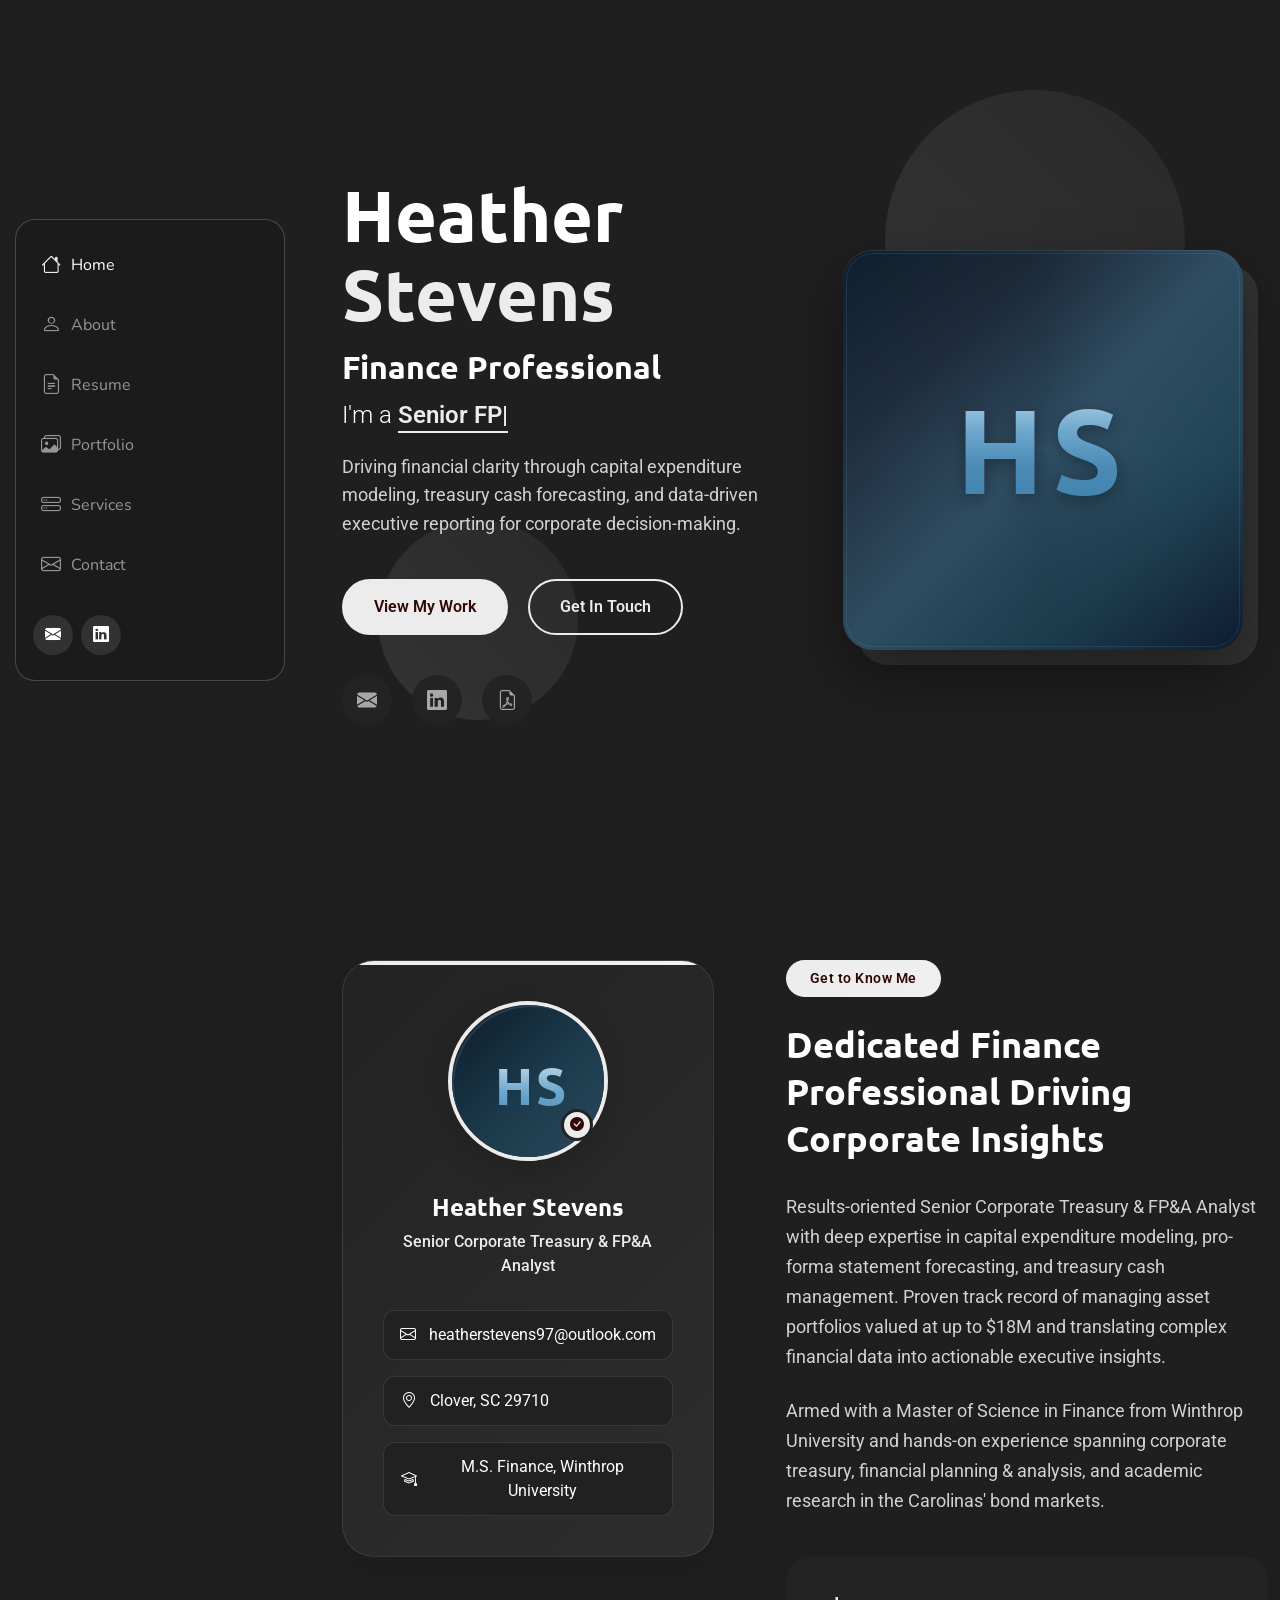
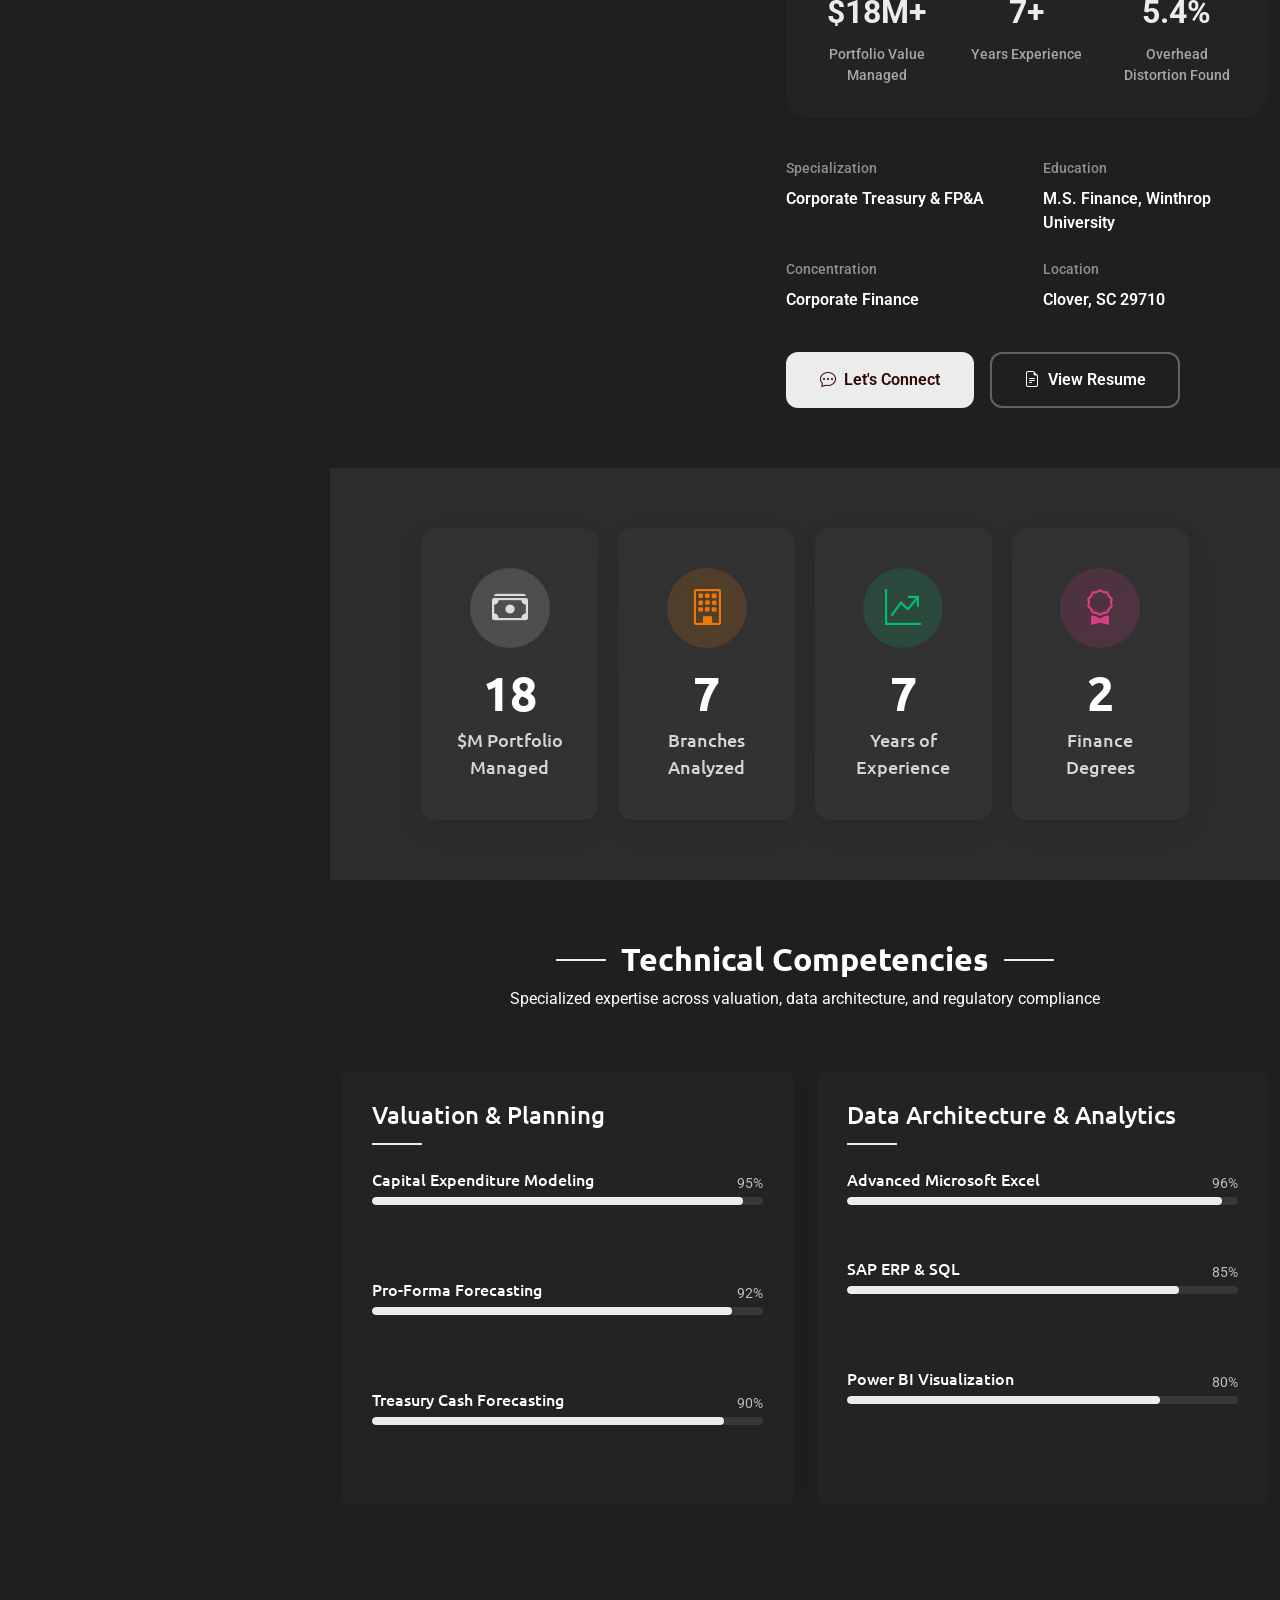
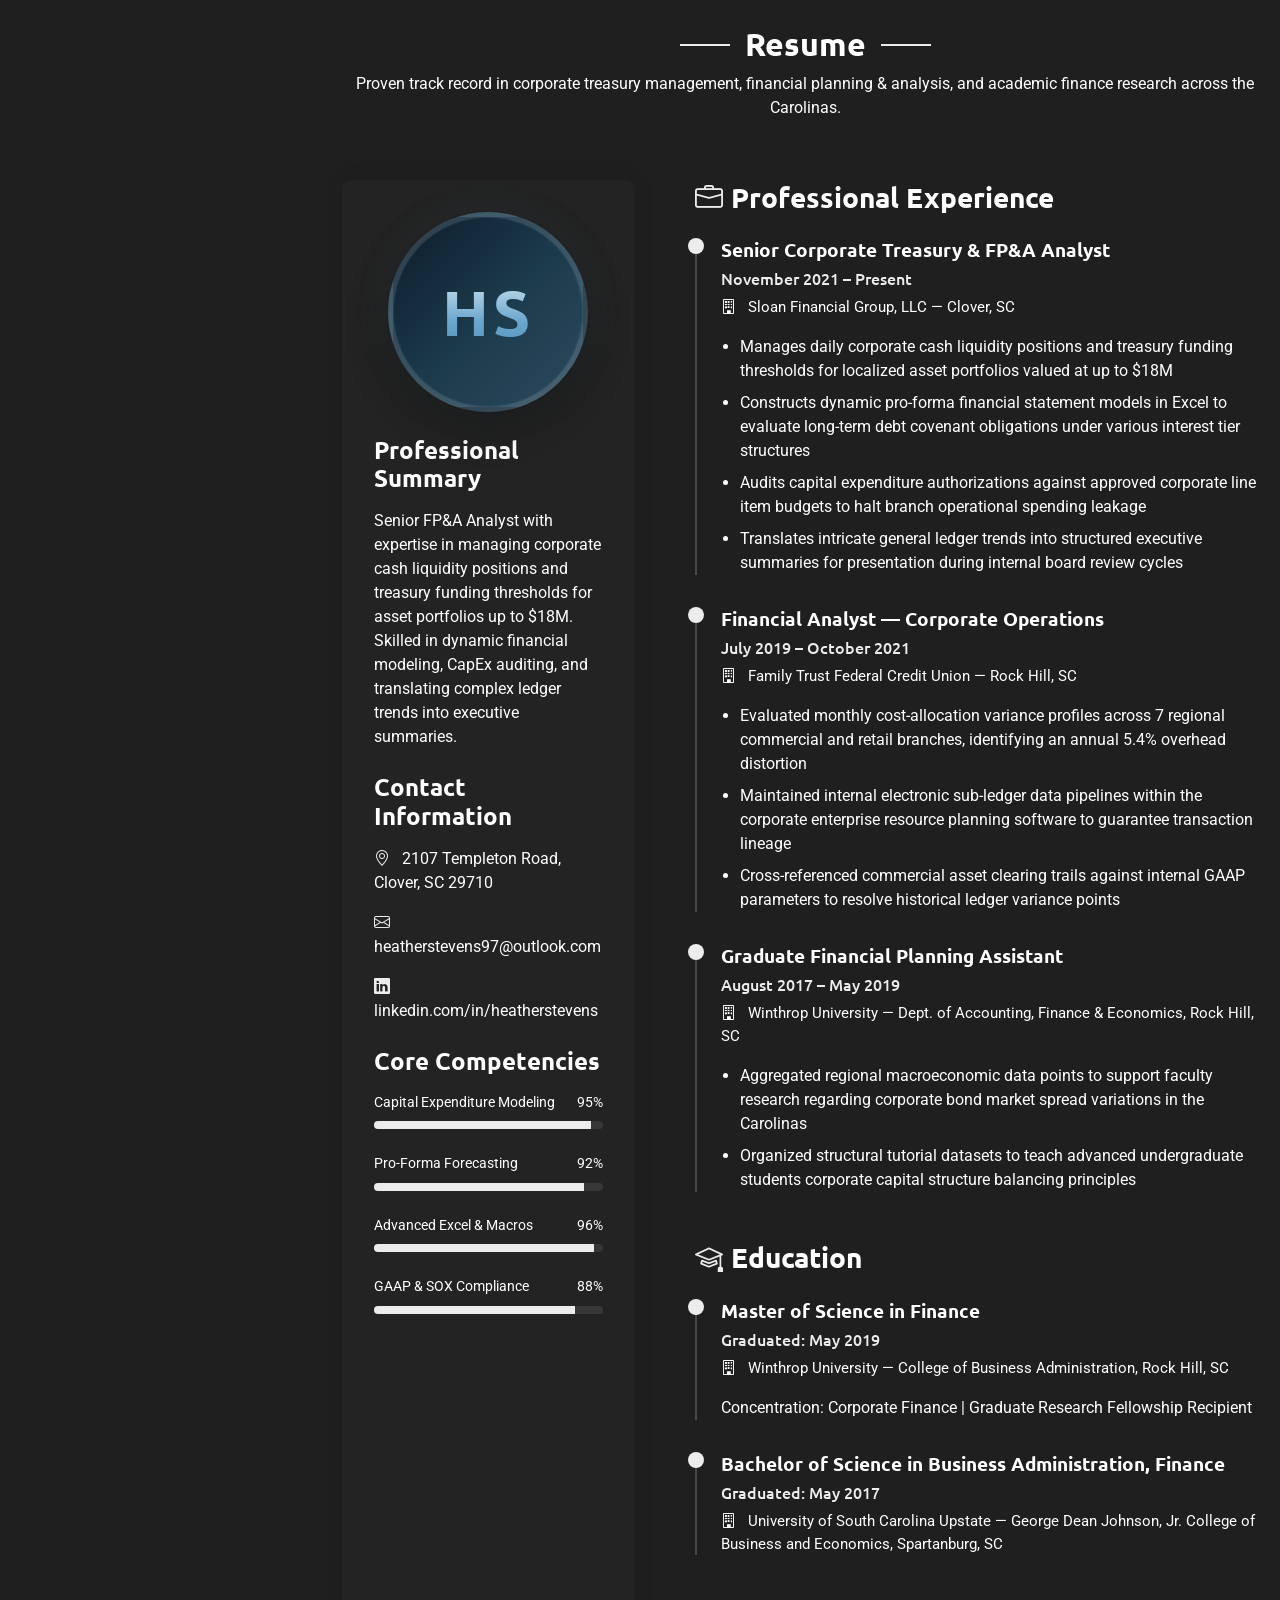
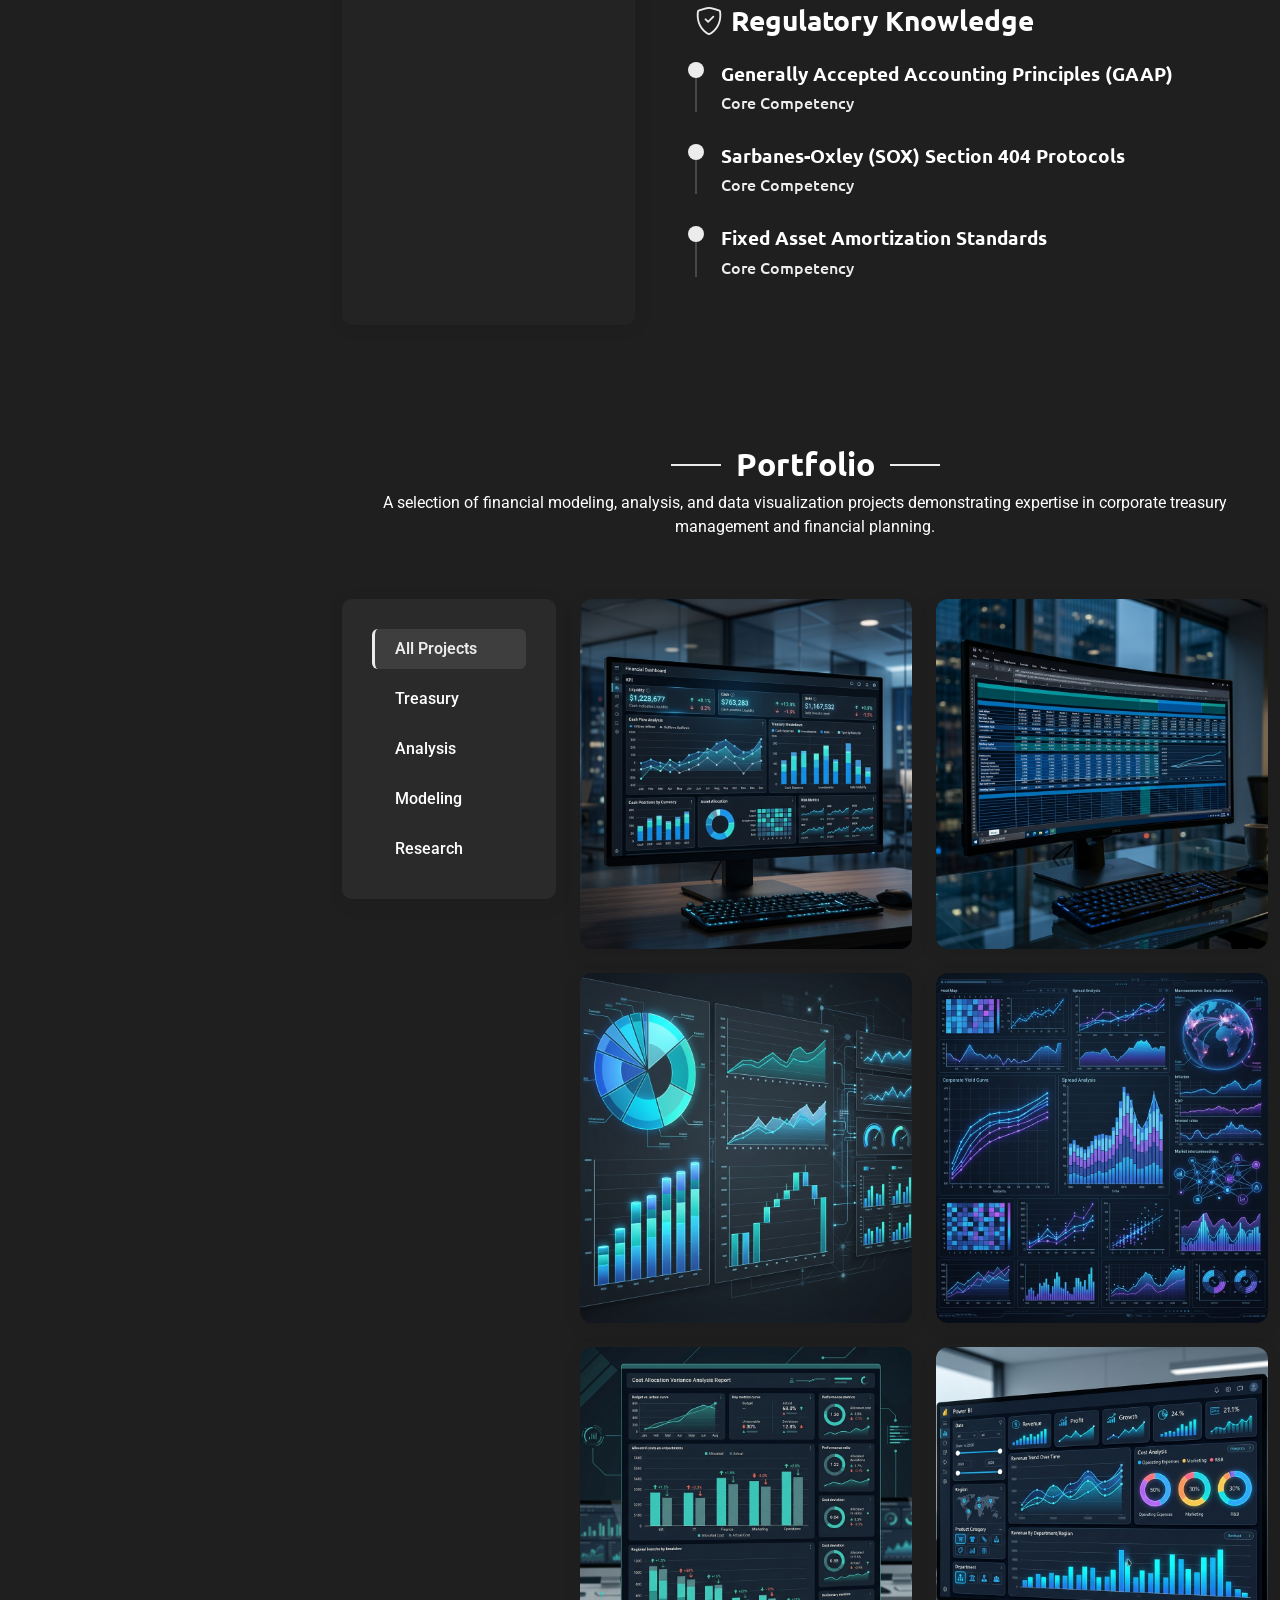
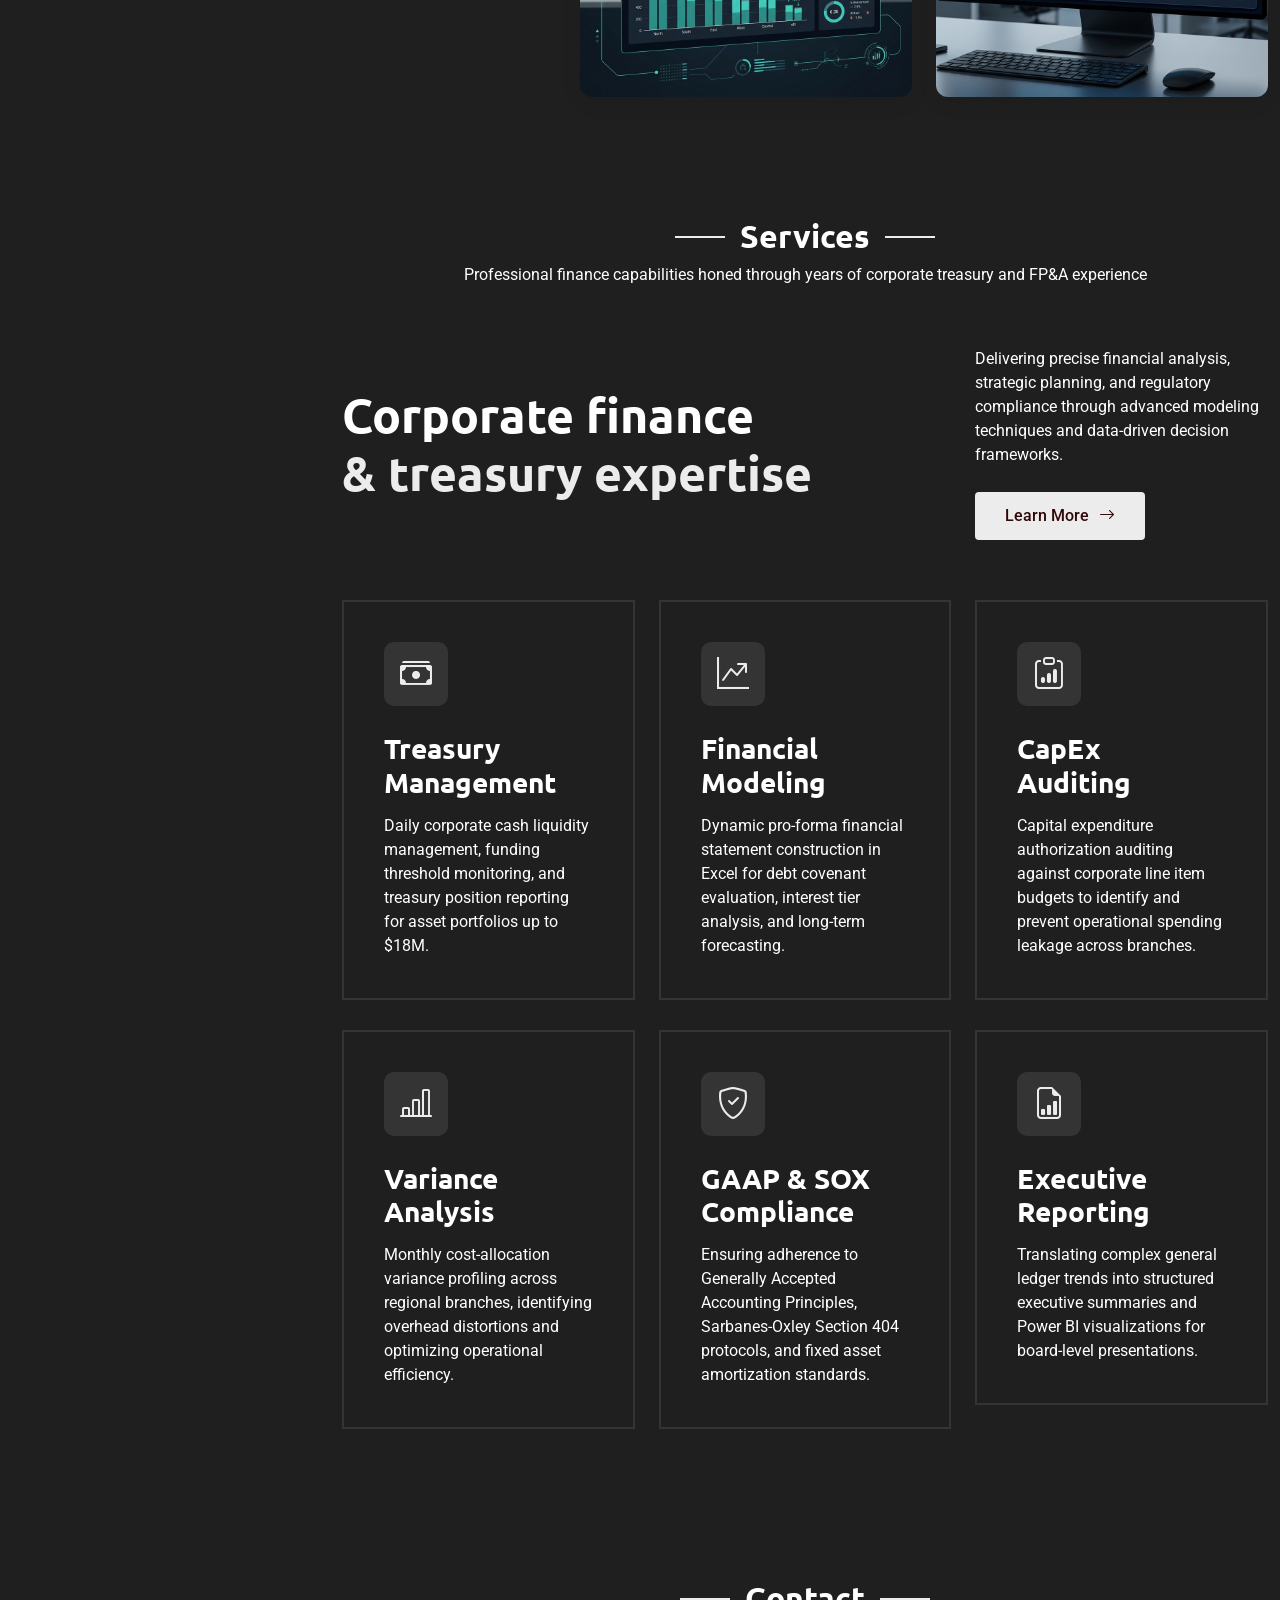
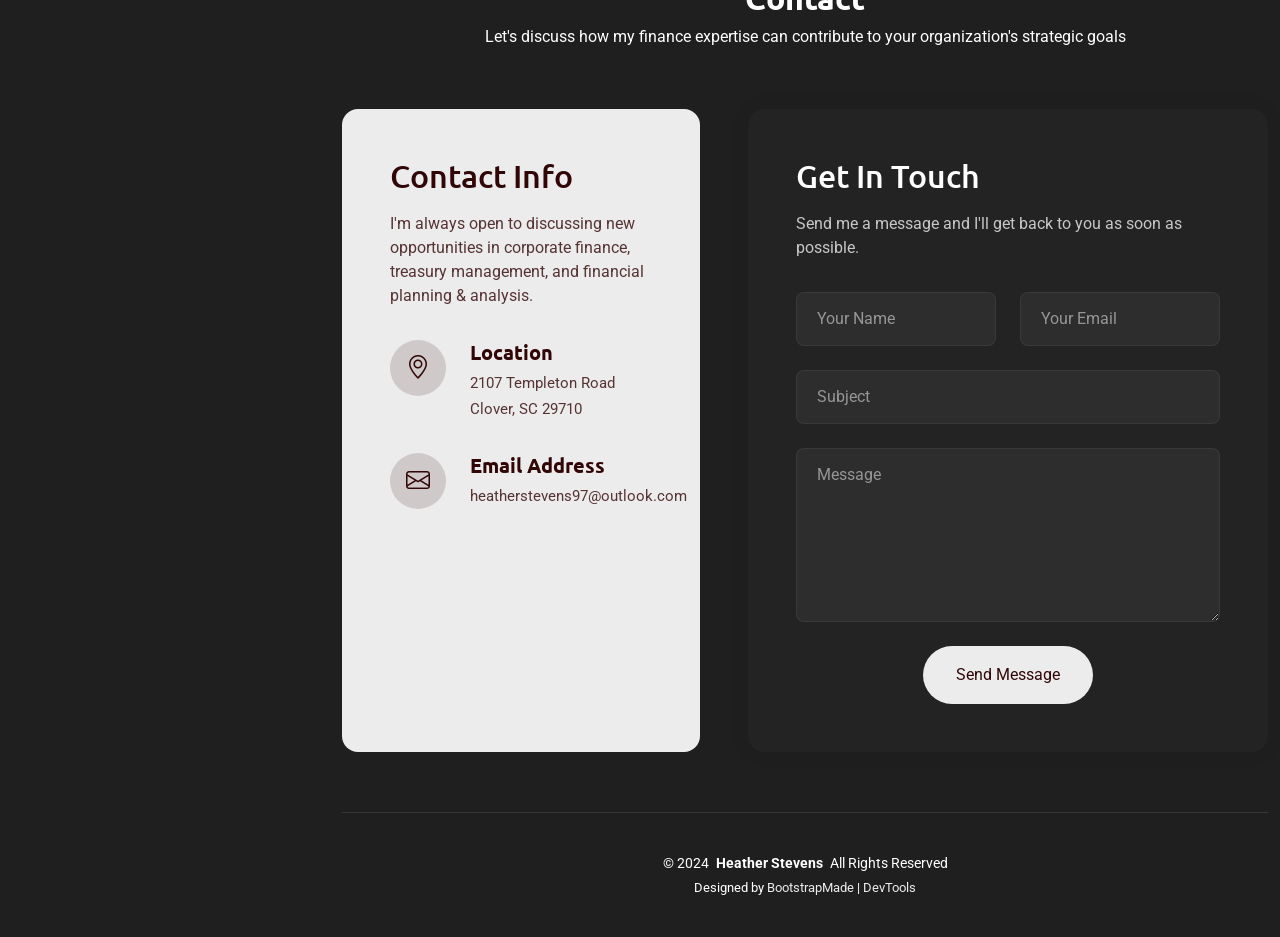
<file: index.html>
<!DOCTYPE html>
<html lang="en">

<head>
  <meta charset="utf-8">
  <meta content="width=device-width, initial-scale=1.0" name="viewport">
  <title>Heather Stevens — Senior Corporate Treasury & FP&A Analyst</title>
  <meta name="description" content="Professional portfolio of Heather Stevens, Senior Corporate Treasury & FP&A Analyst specializing in capital expenditure modeling, pro-forma forecasting, and corporate finance.">
  <meta name="keywords" content="finance, FP&A, treasury, corporate finance, financial analyst, capital expenditure, pro-forma, forecasting">

  <!-- Favicons -->
  <link href="assets/img/favicon.png" rel="icon">
  <link href="assets/img/apple-touch-icon.png" rel="apple-touch-icon">

  <!-- Fonts -->
  <link href="https://fonts.googleapis.com" rel="preconnect">
  <link href="https://fonts.gstatic.com" rel="preconnect" crossorigin>
  <link href="https://fonts.googleapis.com/css2?family=Roboto:ital,wght@0,100;0,300;0,400;0,500;0,700;0,900;1,100;1,300;1,400;1,500;1,700;1,900&family=Ubuntu:ital,wght@0,300;0,400;0,500;0,700;1,300;1,400;1,500;1,700&family=Nunito:ital,wght@0,200;0,300;0,400;0,500;0,600;0,700;0,800;0,900;1,200;1,300;1,400;1,500;1,600;1,700;1,800;1,900&display=swap" rel="stylesheet">

  <!-- Vendor CSS Files -->
  <link href="assets/vendor/bootstrap/css/bootstrap.min.css" rel="stylesheet">
  <link href="assets/vendor/bootstrap-icons/bootstrap-icons.css" rel="stylesheet">
  <link href="assets/vendor/aos/aos.css" rel="stylesheet">
  <link href="assets/vendor/glightbox/css/glightbox.min.css" rel="stylesheet">
  <link href="assets/vendor/swiper/swiper-bundle.min.css" rel="stylesheet">

  <!-- Main CSS File -->
  <link href="assets/css/main.css" rel="stylesheet">

  <!-- =======================================================
  * Template Name: SnapFolio
  * Template URL: https://bootstrapmade.com/snapfolio-bootstrap-portfolio-template/
  * Updated: Jul 21 2025 with Bootstrap v5.3.7
  * Author: BootstrapMade.com
  * License: https://bootstrapmade.com/license/
  ======================================================== -->
</head>

<body class="index-page">

  <header id="header" class="header dark-background d-flex flex-column justify-content-center">
    <i class="header-toggle d-xl-none bi bi-list"></i>

    <div class="header-container d-flex flex-column align-items-start">
      <nav id="navmenu" class="navmenu">
        <ul>
          <li><a href="#hero" class="active"><i class="bi bi-house navicon"></i>Home</a></li>
          <li><a href="#about"><i class="bi bi-person navicon"></i> About</a></li>
          <li><a href="#resume"><i class="bi bi-file-earmark-text navicon"></i> Resume</a></li>
          <li><a href="#portfolio"><i class="bi bi-images navicon"></i> Portfolio</a></li>
          <li><a href="#services"><i class="bi bi-hdd-stack navicon"></i> Services</a></li>
          <li><a href="#contact"><i class="bi bi-envelope navicon"></i> Contact</a></li>
        </ul>
      </nav>

      <div class="social-links text-center">
        <a href="mailto:heatherstevens97@outlook.com" class="email"><i class="bi bi-envelope-fill"></i></a>
        <a href="#" class="linkedin"><i class="bi bi-linkedin"></i></a>
      </div>

    </div>

  </header>

  <main class="main">

    <!-- Hero Section -->
    <section id="hero" class="hero section">

      <div class="background-elements">
        <div class="bg-circle circle-1"></div>
        <div class="bg-circle circle-2"></div>
      </div>

      <div class="hero-content">

        <div class="container">
          <div class="row align-items-center">

            <div class="col-lg-6" data-aos="fade-right" data-aos-delay="100">
              <div class="hero-text">
                <h1>Heather<span class="accent-text"> Stevens</span></h1>
                <h2>Finance Professional</h2>
                <p class="lead">I'm a <span class="typed" data-typed-items="Senior FP&A Analyst, Treasury Specialist, Financial Modeler, Corporate Finance Expert"></span></p>
                <p class="description">Driving financial clarity through capital expenditure modeling, treasury cash forecasting, and data-driven executive reporting for corporate decision-making.</p>

                <div class="hero-actions">
                  <a href="#portfolio" class="btn btn-primary">View My Work</a>
                  <a href="#contact" class="btn btn-outline">Get In Touch</a>
                </div>

                <div class="social-links">
                  <a href="mailto:heatherstevens97@outlook.com"><i class="bi bi-envelope-fill"></i></a>
                  <a href="#"><i class="bi bi-linkedin"></i></a>
                  <a href="#"><i class="bi bi-file-earmark-pdf"></i></a>
                </div>
              </div>
            </div>

            <div class="col-lg-6" data-aos="fade-left" data-aos-delay="200">
              <div class="hero-visual">
                <div class="profile-container">
                  <div class="profile-background"></div>
                  <div class="profile-avatar" aria-label="Heather Stevens">
                    <span>HS</span>
                  </div>
                </div>
              </div>
            </div>

          </div>
        </div>
      </div>

    </section><!-- /Hero Section -->

    <!-- About Section -->
    <section id="about" class="about section">

      <div class="container" data-aos="fade-up" data-aos-delay="100">

        <div class="row">
          <div class="col-lg-5" data-aos="zoom-in" data-aos-delay="200">
            <div class="profile-card">
              <div class="profile-header">
                <div class="profile-image">
                  <div class="profile-avatar-small" aria-label="Heather Stevens">
                    <span>HS</span>
                  </div>
                </div>
                <div class="profile-badge">
                  <i class="bi bi-check-circle-fill"></i>
                </div>
              </div>

              <div class="profile-content">
                <h3>Heather Stevens</h3>
                <p class="profession">Senior Corporate Treasury & FP&A Analyst</p>

                <div class="contact-links">
                  <a href="mailto:heatherstevens97@outlook.com" class="contact-item">
                    <i class="bi bi-envelope"></i>
                    heatherstevens97@outlook.com
                  </a>
                  <a href="#" class="contact-item">
                    <i class="bi bi-geo-alt"></i>
                    Clover, SC 29710
                  </a>
                  <a href="#" class="contact-item">
                    <i class="bi bi-mortarboard"></i>
                    M.S. Finance, Winthrop University
                  </a>
                </div>
              </div>
            </div>
          </div>

          <div class="col-lg-7" data-aos="fade-left" data-aos-delay="300">
            <div class="about-content">
              <div class="section-header">
                <span class="badge-text">Get to Know Me</span>
                <h2>Dedicated Finance Professional Driving Corporate Insights</h2>
              </div>

              <div class="description">
                <p>Results-oriented Senior Corporate Treasury & FP&A Analyst with deep expertise in capital expenditure modeling, pro-forma statement forecasting, and treasury cash management. Proven track record of managing asset portfolios valued at up to $18M and translating complex financial data into actionable executive insights.</p>

                <p>Armed with a Master of Science in Finance from Winthrop University and hands-on experience spanning corporate treasury, financial planning & analysis, and academic research in the Carolinas' bond markets.</p>
              </div>

              <div class="stats-grid">
                <div class="stat-item">
                  <div class="stat-number">$18M+</div>
                  <div class="stat-label">Portfolio Value Managed</div>
                </div>
                <div class="stat-item">
                  <div class="stat-number">7+</div>
                  <div class="stat-label">Years Experience</div>
                </div>
                <div class="stat-item">
                  <div class="stat-number">5.4%</div>
                  <div class="stat-label">Overhead Distortion Found</div>
                </div>
              </div>

              <div class="details-grid">
                <div class="detail-row">
                  <div class="detail-item">
                    <span class="detail-label">Specialization</span>
                    <span class="detail-value">Corporate Treasury & FP&A</span>
                  </div>
                  <div class="detail-item">
                    <span class="detail-label">Education</span>
                    <span class="detail-value">M.S. Finance, Winthrop University</span>
                  </div>
                </div>
                <div class="detail-row">
                  <div class="detail-item">
                    <span class="detail-label">Concentration</span>
                    <span class="detail-value">Corporate Finance</span>
                  </div>
                  <div class="detail-item">
                    <span class="detail-label">Location</span>
                    <span class="detail-value">Clover, SC 29710</span>
                  </div>
                </div>
              </div>

              <div class="cta-section">
                <a href="#contact" class="btn btn-primary">
                  <i class="bi bi-chat-dots"></i>
                  Let's Connect
                </a>
                <a href="#resume" class="btn btn-outline">
                  <i class="bi bi-file-earmark-text"></i>
                  View Resume
                </a>
              </div>
            </div>
          </div>
        </div>

      </div>

    </section><!-- /About Section -->

    <!-- Stats Section -->
    <section id="stats" class="stats section light-background">

      <div class="container" data-aos="fade-up" data-aos-delay="100">

        <div class="row justify-content-center">
          <div class="col-lg-10">
            <div class="stats-wrapper">
              <div class="stats-item" data-aos="zoom-in" data-aos-delay="150">
                <div class="icon-wrapper">
                  <i class="bi bi-cash-stack"></i>
                </div>
                <span data-purecounter-start="0" data-purecounter-end="18" data-purecounter-duration="1" class="purecounter"></span>
                <p>$M Portfolio Managed</p>
              </div><!-- End Stats Item -->

              <div class="stats-item" data-aos="zoom-in" data-aos-delay="200">
                <div class="icon-wrapper">
                  <i class="bi bi-building"></i>
                </div>
                <span data-purecounter-start="0" data-purecounter-end="7" data-purecounter-duration="1" class="purecounter"></span>
                <p>Branches Analyzed</p>
              </div><!-- End Stats Item -->

              <div class="stats-item" data-aos="zoom-in" data-aos-delay="250">
                <div class="icon-wrapper">
                  <i class="bi bi-graph-up-arrow"></i>
                </div>
                <span data-purecounter-start="0" data-purecounter-end="7" data-purecounter-duration="1" class="purecounter"></span>
                <p>Years of Experience</p>
              </div><!-- End Stats Item -->

              <div class="stats-item" data-aos="zoom-in" data-aos-delay="300">
                <div class="icon-wrapper">
                  <i class="bi bi-award"></i>
                </div>
                <span data-purecounter-start="0" data-purecounter-end="2" data-purecounter-duration="1" class="purecounter"></span>
                <p>Finance Degrees</p>
              </div><!-- End Stats Item -->
            </div>
          </div>
        </div>

      </div>

    </section><!-- /Stats Section -->

    <!-- Skills Section -->
    <section id="skills" class="skills section">

      <!-- Section Title -->
      <div class="container section-title" data-aos="fade-up">
        <h2>Technical Competencies</h2>
        <p>Specialized expertise across valuation, data architecture, and regulatory compliance</p>
      </div><!-- End Section Title -->

      <div class="container" data-aos="fade-up" data-aos-delay="100">

        <div class="row">
          <div class="col-lg-6">
            <div class="skills-category" data-aos="fade-up" data-aos-delay="200">
              <h3>Valuation & Planning</h3>
              <div class="skills-animation">
                <div class="skill-item">
                  <div class="d-flex justify-content-between align-items-center">
                    <h4>Capital Expenditure Modeling</h4>
                    <span class="skill-percentage">95%</span>
                  </div>
                  <div class="progress">
                    <div class="progress-bar" role="progressbar" aria-valuenow="95" aria-valuemin="0" aria-valuemax="100"></div>
                  </div>
                  <div class="skill-tooltip">Advanced CapEx modeling for corporate asset portfolio decision-making</div>
                </div>

                <div class="skill-item">
                  <div class="d-flex justify-content-between align-items-center">
                    <h4>Pro-Forma Forecasting</h4>
                    <span class="skill-percentage">92%</span>
                  </div>
                  <div class="progress">
                    <div class="progress-bar" role="progressbar" aria-valuenow="92" aria-valuemin="0" aria-valuemax="100"></div>
                  </div>
                  <div class="skill-tooltip">Dynamic financial statement models for long-term debt covenant evaluation</div>
                </div>

                <div class="skill-item">
                  <div class="d-flex justify-content-between align-items-center">
                    <h4>Treasury Cash Forecasting</h4>
                    <span class="skill-percentage">90%</span>
                  </div>
                  <div class="progress">
                    <div class="progress-bar" role="progressbar" aria-valuenow="90" aria-valuemin="0" aria-valuemax="100"></div>
                  </div>
                  <div class="skill-tooltip">Corporate cash liquidity management and funding threshold analysis</div>
                </div>
              </div>
            </div><!-- End Valuation Skills -->
          </div>

          <div class="col-lg-6">
            <div class="skills-category" data-aos="fade-up" data-aos-delay="300">
              <h3>Data Architecture & Analytics</h3>
              <div class="skills-animation">
                <div class="skill-item">
                  <div class="d-flex justify-content-between align-items-center">
                    <h4>Advanced Microsoft Excel</h4>
                    <span class="skill-percentage">96%</span>
                  </div>
                  <div class="progress">
                    <div class="progress-bar" role="progressbar" aria-valuenow="96" aria-valuemin="0" aria-valuemax="100"></div>
                  </div>
                  <div class="skill-tooltip">XLOOKUP, nested logic macros, scenario manager datasets</div>
                </div>

                <div class="skill-item">
                  <div class="d-flex justify-content-between align-items-center">
                    <h4>SAP ERP & SQL</h4>
                    <span class="skill-percentage">85%</span>
                  </div>
                  <div class="progress">
                    <div class="progress-bar" role="progressbar" aria-valuenow="85" aria-valuemin="0" aria-valuemax="100"></div>
                  </div>
                  <div class="skill-tooltip">SAP ERP Financials module and SQL relational database management</div>
                </div>

                <div class="skill-item">
                  <div class="d-flex justify-content-between align-items-center">
                    <h4>Power BI Visualization</h4>
                    <span class="skill-percentage">80%</span>
                  </div>
                  <div class="progress">
                    <div class="progress-bar" role="progressbar" aria-valuenow="80" aria-valuemin="0" aria-valuemax="100"></div>
                  </div>
                  <div class="skill-tooltip">Business intelligence dashboards and executive reporting visualization</div>
                </div>
              </div>
            </div><!-- End Data Skills -->
          </div>
        </div>

      </div>

    </section><!-- /Skills Section -->

    <!-- Resume Section -->
    <section id="resume" class="resume section">

      <!-- Section Title -->
      <div class="container section-title" data-aos="fade-up">
        <h2>Resume</h2>
        <p>Proven track record in corporate treasury management, financial planning & analysis, and academic finance research across the Carolinas.</p>
      </div><!-- End Section Title -->

      <div class="container" data-aos="fade-up" data-aos-delay="100">

        <div class="row gy-4">
          <!-- Left column with summary and contact -->
          <div class="col-lg-4">
            <div class="resume-side" data-aos="fade-right" data-aos-delay="100">
              <div class="profile-img mb-4" style="text-align:center;">
                <div class="profile-avatar-resume" aria-label="Heather Stevens">
                  <span>HS</span>
                </div>
              </div>

              <h3>Professional Summary</h3>
              <p>Senior FP&A Analyst with expertise in managing corporate cash liquidity positions and treasury funding thresholds for asset portfolios up to $18M. Skilled in dynamic financial modeling, CapEx auditing, and translating complex ledger trends into executive summaries.</p>

              <h3 class="mt-4">Contact Information</h3>
              <ul class="contact-info list-unstyled">
                <li><i class="bi bi-geo-alt"></i> 2107 Templeton Road, Clover, SC 29710</li>
                <li><i class="bi bi-envelope"></i> heatherstevens97@outlook.com</li>
                <li><i class="bi bi-linkedin"></i> linkedin.com/in/heatherstevens</li>
              </ul>

              <div class="skills-animation mt-4">
                <h3>Core Competencies</h3>
                <div class="skill-item">
                  <div class="d-flex justify-content-between">
                    <span>Capital Expenditure Modeling</span>
                    <span>95%</span>
                  </div>
                  <div class="progress">
                    <div class="progress-bar" role="progressbar" aria-valuenow="95" aria-valuemin="0" aria-valuemax="100"></div>
                  </div>
                </div>

                <div class="skill-item">
                  <div class="d-flex justify-content-between">
                    <span>Pro-Forma Forecasting</span>
                    <span>92%</span>
                  </div>
                  <div class="progress">
                    <div class="progress-bar" role="progressbar" aria-valuenow="92" aria-valuemin="0" aria-valuemax="100"></div>
                  </div>
                </div>

                <div class="skill-item">
                  <div class="d-flex justify-content-between">
                    <span>Advanced Excel & Macros</span>
                    <span>96%</span>
                  </div>
                  <div class="progress">
                    <div class="progress-bar" role="progressbar" aria-valuenow="96" aria-valuemin="0" aria-valuemax="100"></div>
                  </div>
                </div>

                <div class="skill-item">
                  <div class="d-flex justify-content-between">
                    <span>GAAP & SOX Compliance</span>
                    <span>88%</span>
                  </div>
                  <div class="progress">
                    <div class="progress-bar" role="progressbar" aria-valuenow="88" aria-valuemin="0" aria-valuemax="100"></div>
                  </div>
                </div>
              </div>
            </div>
          </div>

          <!-- Right column with experience and education -->
          <div class="col-lg-8 ps-4 ps-lg-5">
            <!-- Experience Section -->
            <div class="resume-section" data-aos="fade-up">
              <h3><i class="bi bi-briefcase me-2"></i>Professional Experience</h3>

              <div class="resume-item">
                <h4>Senior Corporate Treasury & FP&A Analyst</h4>
                <h5>November 2021 – Present</h5>
                <p class="company"><i class="bi bi-building"></i> Sloan Financial Group, LLC — Clover, SC</p>
                <ul>
                  <li>Manages daily corporate cash liquidity positions and treasury funding thresholds for localized asset portfolios valued at up to $18M</li>
                  <li>Constructs dynamic pro-forma financial statement models in Excel to evaluate long-term debt covenant obligations under various interest tier structures</li>
                  <li>Audits capital expenditure authorizations against approved corporate line item budgets to halt branch operational spending leakage</li>
                  <li>Translates intricate general ledger trends into structured executive summaries for presentation during internal board review cycles</li>
                </ul>
              </div>

              <div class="resume-item">
                <h4>Financial Analyst — Corporate Operations</h4>
                <h5>July 2019 – October 2021</h5>
                <p class="company"><i class="bi bi-building"></i> Family Trust Federal Credit Union — Rock Hill, SC</p>
                <ul>
                  <li>Evaluated monthly cost-allocation variance profiles across 7 regional commercial and retail branches, identifying an annual 5.4% overhead distortion</li>
                  <li>Maintained internal electronic sub-ledger data pipelines within the corporate enterprise resource planning software to guarantee transaction lineage</li>
                  <li>Cross-referenced commercial asset clearing trails against internal GAAP parameters to resolve historical ledger variance points</li>
                </ul>
              </div>

              <div class="resume-item">
                <h4>Graduate Financial Planning Assistant</h4>
                <h5>August 2017 – May 2019</h5>
                <p class="company"><i class="bi bi-building"></i> Winthrop University — Dept. of Accounting, Finance & Economics, Rock Hill, SC</p>
                <ul>
                  <li>Aggregated regional macroeconomic data points to support faculty research regarding corporate bond market spread variations in the Carolinas</li>
                  <li>Organized structural tutorial datasets to teach advanced undergraduate students corporate capital structure balancing principles</li>
                </ul>
              </div>
            </div>

            <!-- Education Section -->
            <div class="resume-section" data-aos="fade-up" data-aos-delay="100">
              <h3><i class="bi bi-mortarboard me-2"></i>Education</h3>

              <div class="resume-item">
                <h4>Master of Science in Finance</h4>
                <h5>Graduated: May 2019</h5>
                <p class="company"><i class="bi bi-building"></i> Winthrop University — College of Business Administration, Rock Hill, SC</p>
                <p>Concentration: Corporate Finance | Graduate Research Fellowship Recipient</p>
              </div>

              <div class="resume-item">
                <h4>Bachelor of Science in Business Administration, Finance</h4>
                <h5>Graduated: May 2017</h5>
                <p class="company"><i class="bi bi-building"></i> University of South Carolina Upstate — George Dean Johnson, Jr. College of Business and Economics, Spartanburg, SC</p>
              </div>
            </div>

            <!-- Regulatory Knowledge Section -->
            <div class="resume-section" data-aos="fade-up" data-aos-delay="200">
              <h3><i class="bi bi-shield-check me-2"></i>Regulatory Knowledge</h3>

              <div class="resume-item">
                <h4>Generally Accepted Accounting Principles (GAAP)</h4>
                <h5>Core Competency</h5>
              </div>

              <div class="resume-item">
                <h4>Sarbanes-Oxley (SOX) Section 404 Protocols</h4>
                <h5>Core Competency</h5>
              </div>

              <div class="resume-item">
                <h4>Fixed Asset Amortization Standards</h4>
                <h5>Core Competency</h5>
              </div>
            </div>
          </div>
        </div>

      </div>

    </section><!-- /Resume Section -->

    <!-- Portfolio Section -->
    <section id="portfolio" class="portfolio section">

      <!-- Section Title -->
      <div class="container section-title" data-aos="fade-up">
        <h2>Portfolio</h2>
        <p>A selection of financial modeling, analysis, and data visualization projects demonstrating expertise in corporate treasury management and financial planning.</p>
      </div><!-- End Section Title -->

      <div class="container" data-aos="fade-up" data-aos-delay="100">

        <div class="isotope-layout" data-default-filter="*" data-layout="masonry" data-sort="original-order">

          <div class="row">
            <div class="col-lg-3 filter-sidebar">
              <div class="filters-wrapper" data-aos="fade-right" data-aos-delay="150">
                <ul class="portfolio-filters isotope-filters">
                  <li data-filter="*" class="filter-active">All Projects</li>
                  <li data-filter=".filter-treasury">Treasury</li>
                  <li data-filter=".filter-analysis">Analysis</li>
                  <li data-filter=".filter-modeling">Modeling</li>
                  <li data-filter=".filter-research">Research</li>
                </ul>
              </div>
            </div>

            <div class="col-lg-9">
              <div class="row gy-4 portfolio-container isotope-container" data-aos="fade-up" data-aos-delay="200">

                <div class="col-lg-6 col-md-6 portfolio-item isotope-item filter-treasury">
                  <div class="portfolio-wrap">
                    <img src="assets/img/portfolio/finance-dashboard.png" class="img-fluid" alt="Treasury Dashboard" loading="lazy">
                    <div class="portfolio-info">
                      <div class="content">
                        <span class="category">Treasury</span>
                        <h4>Corporate Treasury Dashboard</h4>
                        <div class="portfolio-links">
                          <a href="assets/img/portfolio/finance-dashboard.png" class="glightbox" title="Corporate Treasury Dashboard"><i class="bi bi-plus-lg"></i></a>
                          <a href="portfolio-details.html" title="More Details"><i class="bi bi-arrow-right"></i></a>
                        </div>
                      </div>
                    </div>
                  </div>
                </div><!-- End Portfolio Item -->

                <div class="col-lg-6 col-md-6 portfolio-item isotope-item filter-modeling">
                  <div class="portfolio-wrap">
                    <img src="assets/img/portfolio/financial-model.png" class="img-fluid" alt="Financial Model" loading="lazy">
                    <div class="portfolio-info">
                      <div class="content">
                        <span class="category">Modeling</span>
                        <h4>Pro-Forma Financial Model</h4>
                        <div class="portfolio-links">
                          <a href="assets/img/portfolio/financial-model.png" class="glightbox" title="Pro-Forma Financial Model"><i class="bi bi-plus-lg"></i></a>
                          <a href="portfolio-details.html" title="More Details"><i class="bi bi-arrow-right"></i></a>
                        </div>
                      </div>
                    </div>
                  </div>
                </div><!-- End Portfolio Item -->

                <div class="col-lg-6 col-md-6 portfolio-item isotope-item filter-analysis">
                  <div class="portfolio-wrap">
                    <img src="assets/img/portfolio/capex-analysis.png" class="img-fluid" alt="CapEx Analysis" loading="lazy">
                    <div class="portfolio-info">
                      <div class="content">
                        <span class="category">Analysis</span>
                        <h4>Capital Expenditure Analysis</h4>
                        <div class="portfolio-links">
                          <a href="assets/img/portfolio/capex-analysis.png" class="glightbox" title="Capital Expenditure Analysis"><i class="bi bi-plus-lg"></i></a>
                          <a href="portfolio-details.html" title="More Details"><i class="bi bi-arrow-right"></i></a>
                        </div>
                      </div>
                    </div>
                  </div>
                </div><!-- End Portfolio Item -->

                <div class="col-lg-6 col-md-6 portfolio-item isotope-item filter-research">
                  <div class="portfolio-wrap">
                    <img src="assets/img/portfolio/bond-research.png" class="img-fluid" alt="Bond Market Research" loading="lazy">
                    <div class="portfolio-info">
                      <div class="content">
                        <span class="category">Research</span>
                        <h4>Bond Market Spread Analysis</h4>
                        <div class="portfolio-links">
                          <a href="assets/img/portfolio/bond-research.png" class="glightbox" title="Bond Market Spread Analysis"><i class="bi bi-plus-lg"></i></a>
                          <a href="portfolio-details.html" title="More Details"><i class="bi bi-arrow-right"></i></a>
                        </div>
                      </div>
                    </div>
                  </div>
                </div><!-- End Portfolio Item -->

                <div class="col-lg-6 col-md-6 portfolio-item isotope-item filter-analysis">
                  <div class="portfolio-wrap">
                    <img src="assets/img/portfolio/variance-report.png" class="img-fluid" alt="Variance Analysis" loading="lazy">
                    <div class="portfolio-info">
                      <div class="content">
                        <span class="category">Analysis</span>
                        <h4>Cost Allocation Variance Report</h4>
                        <div class="portfolio-links">
                          <a href="assets/img/portfolio/variance-report.png" class="glightbox" title="Cost Allocation Variance Report"><i class="bi bi-plus-lg"></i></a>
                          <a href="portfolio-details.html" title="More Details"><i class="bi bi-arrow-right"></i></a>
                        </div>
                      </div>
                    </div>
                  </div>
                </div><!-- End Portfolio Item -->

                <div class="col-lg-6 col-md-6 portfolio-item isotope-item filter-treasury">
                  <div class="portfolio-wrap">
                    <img src="assets/img/portfolio/powerbi-viz.png" class="img-fluid" alt="Power BI Dashboard" loading="lazy">
                    <div class="portfolio-info">
                      <div class="content">
                        <span class="category">Treasury</span>
                        <h4>Power BI Executive Dashboard</h4>
                        <div class="portfolio-links">
                          <a href="assets/img/portfolio/powerbi-viz.png" class="glightbox" title="Power BI Executive Dashboard"><i class="bi bi-plus-lg"></i></a>
                          <a href="portfolio-details.html" title="More Details"><i class="bi bi-arrow-right"></i></a>
                        </div>
                      </div>
                    </div>
                  </div>
                </div><!-- End Portfolio Item -->

              </div><!-- End Portfolio Container -->
            </div>
          </div>

        </div>

      </div>

    </section><!-- /Portfolio Section -->

    <!-- Services Section -->
    <section id="services" class="services section">

      <!-- Section Title -->
      <div class="container section-title" data-aos="fade-up">
        <h2>Services</h2>
        <p>Professional finance capabilities honed through years of corporate treasury and FP&A experience</p>
      </div><!-- End Section Title -->

      <div class="container" data-aos="fade-up" data-aos-delay="100">

        <div class="service-header">
          <div class="row align-items-center">
            <div class="col-lg-8 col-md-12">
              <div class="service-intro">
                <h2 class="service-heading">
                  <div>Corporate finance</div>
                  <div><span>& treasury expertise</span></div>
                </h2>
              </div>
            </div>
            <div class="col-lg-4 col-md-12">
              <div class="service-summary">
                <p>
                  Delivering precise financial analysis, strategic planning, and regulatory compliance through advanced modeling techniques and data-driven decision frameworks.
                </p>
                <a href="service-details.html" class="service-btn">
                  Learn More
                  <i class="bi bi-arrow-right"></i>
                </a>
              </div>
            </div>
          </div>
        </div>

        <div class="row justify-content-center">
          <div class="col-lg-4 col-md-6" data-aos="fade-up" data-aos-delay="100">
            <div class="service-card position-relative z-1">
              <div class="service-icon">
                <i class="bi bi-cash-stack"></i>
              </div>
              <a href="service-details.html" class="card-action d-flex align-items-center justify-content-center rounded-circle">
                <i class="bi bi-arrow-up-right"></i>
              </a>
              <h3>
                <a href="service-details.html">
                  Treasury <span>Management</span>
                </a>
              </h3>
              <p>
                Daily corporate cash liquidity management, funding threshold monitoring, and treasury position reporting for asset portfolios up to $18M.
              </p>
            </div>
          </div>
          <div class="col-lg-4 col-md-6" data-aos="fade-up" data-aos-delay="200">
            <div class="service-card position-relative z-1">
              <div class="service-icon">
                <i class="bi bi-graph-up-arrow"></i>
              </div>
              <a href="service-details.html" class="card-action d-flex align-items-center justify-content-center rounded-circle">
                <i class="bi bi-arrow-up-right"></i>
              </a>
              <h3>
                <a href="service-details.html">
                  Financial <span>Modeling</span>
                </a>
              </h3>
              <p>
                Dynamic pro-forma financial statement construction in Excel for debt covenant evaluation, interest tier analysis, and long-term forecasting.
              </p>
            </div>
          </div>
          <div class="col-lg-4 col-md-6" data-aos="fade-up" data-aos-delay="300">
            <div class="service-card position-relative z-1">
              <div class="service-icon">
                <i class="bi bi-clipboard-data"></i>
              </div>
              <a href="service-details.html" class="card-action d-flex align-items-center justify-content-center rounded-circle">
                <i class="bi bi-arrow-up-right"></i>
              </a>
              <h3>
                <a href="service-details.html">
                  CapEx <span>Auditing</span>
                </a>
              </h3>
              <p>
                Capital expenditure authorization auditing against corporate line item budgets to identify and prevent operational spending leakage across branches.
              </p>
            </div>
          </div>
          <div class="col-lg-4 col-md-6" data-aos="fade-up" data-aos-delay="100">
            <div class="service-card position-relative z-1">
              <div class="service-icon">
                <i class="bi bi-bar-chart-line"></i>
              </div>
              <a href="service-details.html" class="card-action d-flex align-items-center justify-content-center rounded-circle">
                <i class="bi bi-arrow-up-right"></i>
              </a>
              <h3>
                <a href="service-details.html">
                  Variance <span>Analysis</span>
                </a>
              </h3>
              <p>
                Monthly cost-allocation variance profiling across regional branches, identifying overhead distortions and optimizing operational efficiency.
              </p>
            </div>
          </div>
          <div class="col-lg-4 col-md-6" data-aos="fade-up" data-aos-delay="200">
            <div class="service-card position-relative z-1">
              <div class="service-icon">
                <i class="bi bi-shield-check"></i>
              </div>
              <a href="service-details.html" class="card-action d-flex align-items-center justify-content-center rounded-circle">
                <i class="bi bi-arrow-up-right"></i>
              </a>
              <h3>
                <a href="service-details.html">
                  GAAP & SOX <span>Compliance</span>
                </a>
              </h3>
              <p>
                Ensuring adherence to Generally Accepted Accounting Principles, Sarbanes-Oxley Section 404 protocols, and fixed asset amortization standards.
              </p>
            </div>
          </div>
          <div class="col-lg-4 col-md-6" data-aos="fade-up" data-aos-delay="300">
            <div class="service-card position-relative z-1">
              <div class="service-icon">
                <i class="bi bi-file-earmark-bar-graph"></i>
              </div>
              <a href="service-details.html" class="card-action d-flex align-items-center justify-content-center rounded-circle">
                <i class="bi bi-arrow-up-right"></i>
              </a>
              <h3>
                <a href="service-details.html">
                  Executive <span>Reporting</span>
                </a>
              </h3>
              <p>
                Translating complex general ledger trends into structured executive summaries and Power BI visualizations for board-level presentations.
              </p>
            </div>
          </div>
        </div>

      </div>

    </section><!-- /Services Section -->

    <!-- Contact Section -->
    <section id="contact" class="contact section">

      <!-- Section Title -->
      <div class="container section-title" data-aos="fade-up">
        <h2>Contact</h2>
        <p>Let's discuss how my finance expertise can contribute to your organization's strategic goals</p>
      </div><!-- End Section Title -->

      <div class="container">

        <div class="row g-4 g-lg-5">
          <div class="col-lg-5">
            <div class="info-box">
              <h3>Contact Info</h3>
              <p>I'm always open to discussing new opportunities in corporate finance, treasury management, and financial planning & analysis.</p>

              <div class="info-item">
                <div class="icon-box">
                  <i class="bi bi-geo-alt"></i>
                </div>
                <div class="content">
                  <h4>Location</h4>
                  <p>2107 Templeton Road</p>
                  <p>Clover, SC 29710</p>
                </div>
              </div>

              <div class="info-item">
                <div class="icon-box">
                  <i class="bi bi-envelope"></i>
                </div>
                <div class="content">
                  <h4>Email Address</h4>
                  <p>heatherstevens97@outlook.com</p>
                </div>
              </div>
            </div>
          </div>

          <div class="col-lg-7">
            <div class="contact-form">
              <h3>Get In Touch</h3>
              <p>Send me a message and I'll get back to you as soon as possible.</p>

              <form action="forms/contact.php" method="post" class="php-email-form">
                <div class="row gy-4">

                  <div class="col-md-6">
                    <input type="text" name="name" class="form-control" placeholder="Your Name" required="">
                  </div>

                  <div class="col-md-6 ">
                    <input type="email" class="form-control" name="email" placeholder="Your Email" required="">
                  </div>

                  <div class="col-12">
                    <input type="text" class="form-control" name="subject" placeholder="Subject" required="">
                  </div>

                  <div class="col-12">
                    <textarea class="form-control" name="message" rows="6" placeholder="Message" required=""></textarea>
                  </div>

                  <div class="col-12 text-center">
                    <div class="loading">Loading</div>
                    <div class="error-message"></div>
                    <div class="sent-message">Your message has been sent. Thank you!</div>

                    <button type="submit" class="btn">Send Message</button>
                  </div>

                </div>
              </form>

            </div>
          </div>

        </div>

      </div>

    </section><!-- /Contact Section -->

  </main>

  <footer id="footer" class="footer position-relative">

    <div class="container">
      <div class="copyright text-center ">
        <p>© <span>2024</span> <strong class="px-1 sitename">Heather Stevens</strong> <span>All Rights Reserved</span></p>
      </div>
      <div class="credits">
        <!-- All the links in the footer should remain intact. -->
        <!-- You can delete the links only if you've purchased the pro version. -->
        <!-- Licensing information: https://bootstrapmade.com/license/ -->
        <!-- Purchase the pro version with working PHP/AJAX contact form: [buy-url] -->
        Designed by <a href="https://bootstrapmade.com/">BootstrapMade</a> | <a href="https://bootstrapmade.com/tools/">DevTools</a>
      </div>
    </div>

  </footer>

  <!-- Scroll Top -->
  <a href="#" id="scroll-top" class="scroll-top d-flex align-items-center justify-content-center"><i class="bi bi-arrow-up-short"></i></a>

  <!-- Preloader -->
  <div id="preloader"></div>

  <!-- Vendor JS Files -->
  <script src="assets/vendor/bootstrap/js/bootstrap.bundle.min.js"></script>
  <script src="assets/vendor/php-email-form/validate.js"></script>
  <script src="assets/vendor/aos/aos.js"></script>
  <script src="assets/vendor/typed.js/typed.umd.js"></script>
  <script src="assets/vendor/purecounter/purecounter_vanilla.js"></script>
  <script src="assets/vendor/waypoints/noframework.waypoints.js"></script>
  <script src="assets/vendor/isotope-layout/isotope.pkgd.min.js"></script>
  <script src="assets/vendor/imagesloaded/imagesloaded.pkgd.min.js"></script>
  <script src="assets/vendor/glightbox/js/glightbox.min.js"></script>
  <script src="assets/vendor/swiper/swiper-bundle.min.js"></script>

  <!-- Main JS File -->
  <script src="assets/js/main.js"></script>

</body>

</html>
</file>
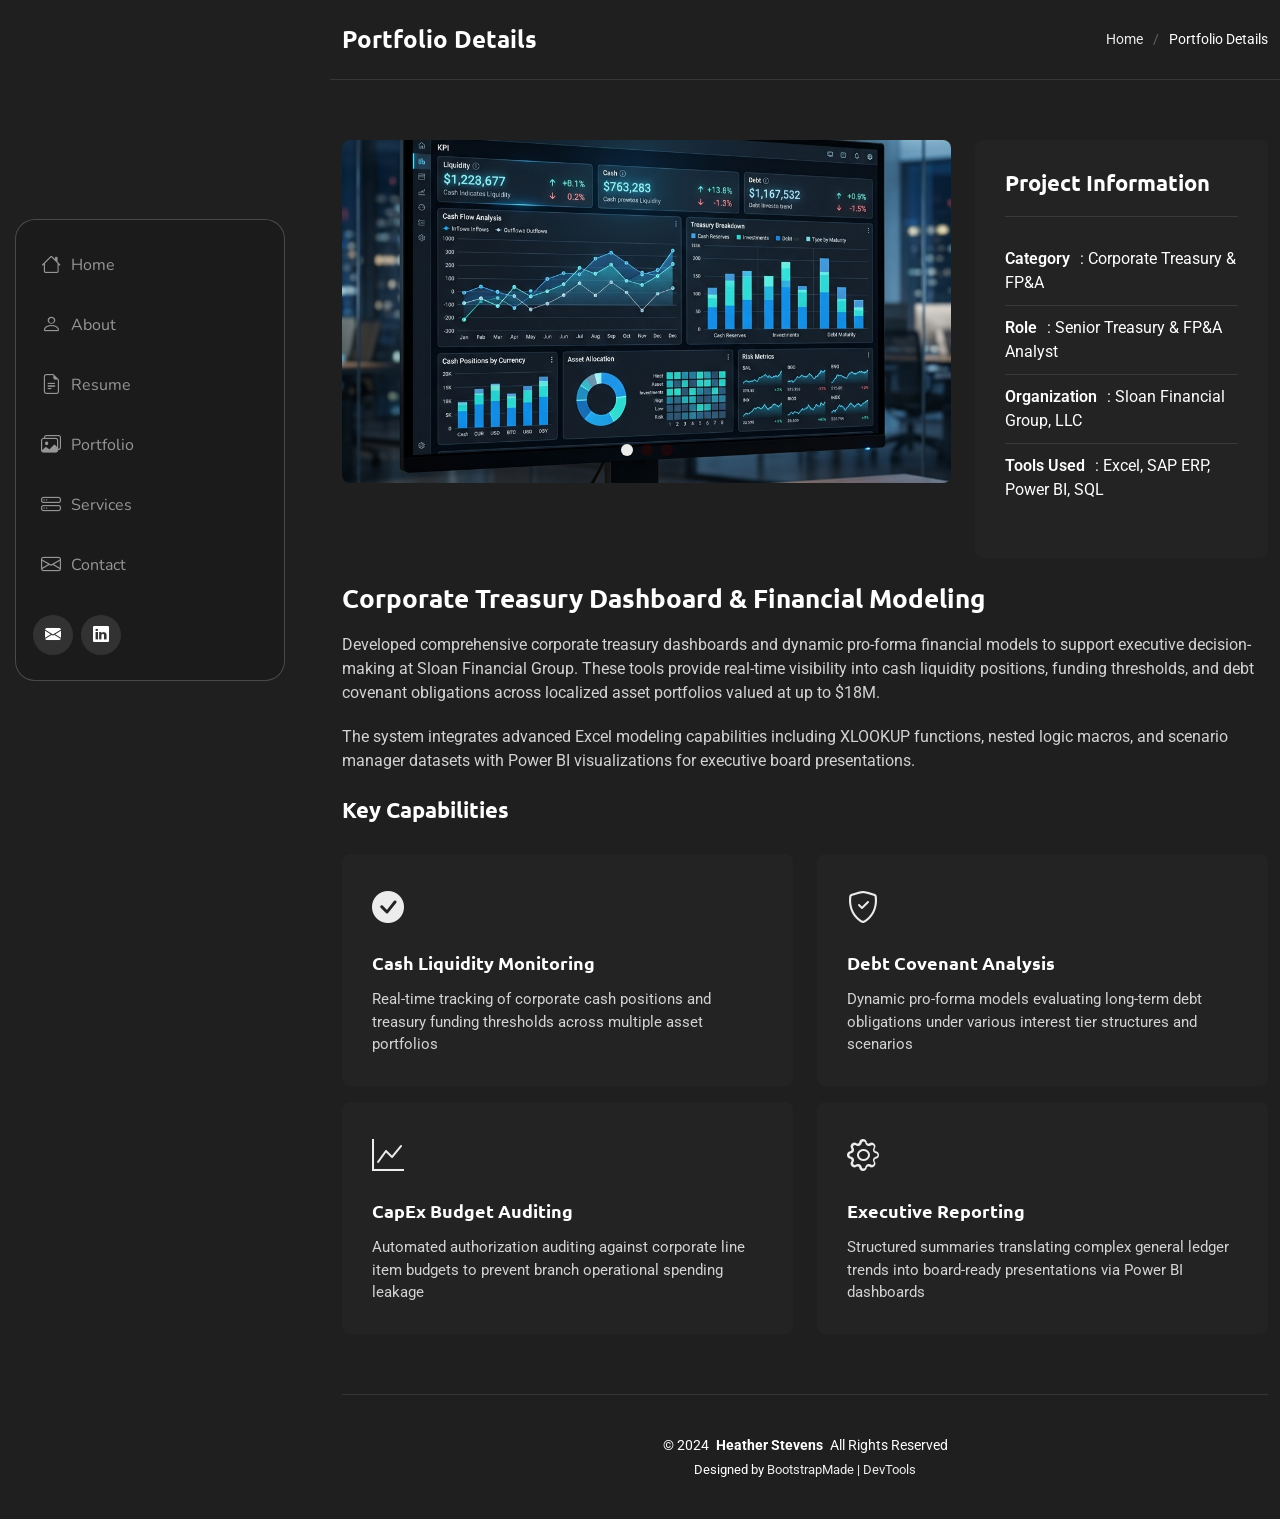
<file: portfolio-details.html>
<!DOCTYPE html>
<html lang="en">

<head>
  <meta charset="utf-8">
  <meta content="width=device-width, initial-scale=1.0" name="viewport">
  <title>Portfolio Details — Heather Stevens</title>
  <meta name="description" content="Detailed view of Heather Stevens' financial analysis portfolio projects.">
  <meta name="keywords" content="finance portfolio, treasury dashboard, financial modeling, corporate finance">

  <!-- Favicons -->
  <link href="assets/img/favicon.png" rel="icon">
  <link href="assets/img/apple-touch-icon.png" rel="apple-touch-icon">

  <!-- Fonts -->
  <link href="https://fonts.googleapis.com" rel="preconnect">
  <link href="https://fonts.gstatic.com" rel="preconnect" crossorigin>
  <link href="https://fonts.googleapis.com/css2?family=Roboto:ital,wght@0,100;0,300;0,400;0,500;0,700;0,900;1,100;1,300;1,400;1,500;1,700;1,900&family=Ubuntu:ital,wght@0,300;0,400;0,500;0,700;1,300;1,400;1,500;1,700&family=Nunito:ital,wght@0,200;0,300;0,400;0,500;0,600;0,700;0,800;0,900;1,200;1,300;1,400;1,500;1,600;1,700;1,800;1,900&display=swap" rel="stylesheet">

  <!-- Vendor CSS Files -->
  <link href="assets/vendor/bootstrap/css/bootstrap.min.css" rel="stylesheet">
  <link href="assets/vendor/bootstrap-icons/bootstrap-icons.css" rel="stylesheet">
  <link href="assets/vendor/aos/aos.css" rel="stylesheet">
  <link href="assets/vendor/glightbox/css/glightbox.min.css" rel="stylesheet">
  <link href="assets/vendor/swiper/swiper-bundle.min.css" rel="stylesheet">

  <!-- Main CSS File -->
  <link href="assets/css/main.css" rel="stylesheet">
</head>

<body class="portfolio-details-page">

  <header id="header" class="header dark-background d-flex flex-column justify-content-center">
    <i class="header-toggle d-xl-none bi bi-list"></i>

    <div class="header-container d-flex flex-column align-items-start">
      <nav id="navmenu" class="navmenu">
        <ul>
          <li><a href="index.html#hero"><i class="bi bi-house navicon"></i>Home</a></li>
          <li><a href="index.html#about"><i class="bi bi-person navicon"></i> About</a></li>
          <li><a href="index.html#resume"><i class="bi bi-file-earmark-text navicon"></i> Resume</a></li>
          <li><a href="index.html#portfolio"><i class="bi bi-images navicon"></i> Portfolio</a></li>
          <li><a href="index.html#services"><i class="bi bi-hdd-stack navicon"></i> Services</a></li>
          <li><a href="index.html#contact"><i class="bi bi-envelope navicon"></i> Contact</a></li>
        </ul>
      </nav>

      <div class="social-links text-center">
        <a href="mailto:heatherstevens97@outlook.com" class="email"><i class="bi bi-envelope-fill"></i></a>
        <a href="#" class="linkedin"><i class="bi bi-linkedin"></i></a>
      </div>

    </div>

  </header>

  <main class="main">

    <!-- Page Title -->
    <div class="page-title dark-background">
      <div class="container d-lg-flex justify-content-between align-items-center">
        <h1 class="mb-2 mb-lg-0">Portfolio Details</h1>
        <nav class="breadcrumbs">
          <ol>
            <li><a href="index.html">Home</a></li>
            <li class="current">Portfolio Details</li>
          </ol>
        </nav>
      </div>
    </div><!-- End Page Title -->

    <!-- Portfolio Details Section -->
    <section id="portfolio-details" class="portfolio-details section">

      <div class="container" data-aos="fade-up" data-aos-delay="100">

        <div class="row gy-4">

          <div class="col-lg-8">
            <div class="portfolio-details-slider swiper init-swiper">

              <script type="application/json" class="swiper-config">
                {
                  "loop": true,
                  "speed": 600,
                  "autoplay": {
                    "delay": 5000
                  },
                  "slidesPerView": "auto",
                  "pagination": {
                    "el": ".swiper-pagination",
                    "type": "bullets",
                    "clickable": true
                  }
                }
              </script>

              <div class="swiper-wrapper align-items-center">

                <div class="swiper-slide">
                  <img src="assets/img/portfolio/finance-dashboard.png" alt="Treasury Dashboard" class="img-fluid" loading="lazy">
                </div>

                <div class="swiper-slide">
                  <img src="assets/img/portfolio/financial-model.png" alt="Financial Model" class="img-fluid" loading="lazy">
                </div>

                <div class="swiper-slide">
                  <img src="assets/img/portfolio/powerbi-viz.png" alt="Power BI Dashboard" class="img-fluid" loading="lazy">
                </div>

              </div>
              <div class="swiper-pagination"></div>
            </div>
          </div>

          <div class="col-lg-4">
            <div class="portfolio-info" data-aos="fade-left" data-aos-delay="200">
              <h3>Project Information</h3>
              <ul>
                <li><strong>Category</strong>: Corporate Treasury & FP&A</li>
                <li><strong>Role</strong>: Senior Treasury & FP&A Analyst</li>
                <li><strong>Organization</strong>: Sloan Financial Group, LLC</li>
                <li><strong>Tools Used</strong>: Excel, SAP ERP, Power BI, SQL</li>
              </ul>
            </div>
          </div>

          <div class="col-lg-12">
            <div class="portfolio-description" data-aos="fade-up" data-aos-delay="300">
              <h2>Corporate Treasury Dashboard & Financial Modeling</h2>
              <p>
                Developed comprehensive corporate treasury dashboards and dynamic pro-forma financial models to support executive decision-making at Sloan Financial Group. These tools provide real-time visibility into cash liquidity positions, funding thresholds, and debt covenant obligations across localized asset portfolios valued at up to $18M.
              </p>
              <p>
                The system integrates advanced Excel modeling capabilities including XLOOKUP functions, nested logic macros, and scenario manager datasets with Power BI visualizations for executive board presentations.
              </p>

              <div class="features mt-4">
                <h3>Key Capabilities</h3>
                <div class="row gy-3">
                  <div class="col-md-6">
                    <div class="feature-item" data-aos="fade-up" data-aos-delay="400">
                      <i class="bi bi-check-circle-fill"></i>
                      <h4>Cash Liquidity Monitoring</h4>
                      <p>Real-time tracking of corporate cash positions and treasury funding thresholds across multiple asset portfolios</p>
                    </div>
                  </div>

                  <div class="col-md-6">
                    <div class="feature-item" data-aos="fade-up" data-aos-delay="500">
                      <i class="bi bi-shield-check"></i>
                      <h4>Debt Covenant Analysis</h4>
                      <p>Dynamic pro-forma models evaluating long-term debt obligations under various interest tier structures and scenarios</p>
                    </div>
                  </div>

                  <div class="col-md-6">
                    <div class="feature-item" data-aos="fade-up" data-aos-delay="600">
                      <i class="bi bi-graph-up"></i>
                      <h4>CapEx Budget Auditing</h4>
                      <p>Automated authorization auditing against corporate line item budgets to prevent branch operational spending leakage</p>
                    </div>
                  </div>

                  <div class="col-md-6">
                    <div class="feature-item" data-aos="fade-up" data-aos-delay="700">
                      <i class="bi bi-gear"></i>
                      <h4>Executive Reporting</h4>
                      <p>Structured summaries translating complex general ledger trends into board-ready presentations via Power BI dashboards</p>
                    </div>
                  </div>
                </div>
              </div>
            </div>
          </div>

        </div>

      </div>

    </section><!-- /Portfolio Details Section -->

  </main>

  <footer id="footer" class="footer position-relative">

    <div class="container">
      <div class="copyright text-center ">
        <p>© <span>2024</span> <strong class="px-1 sitename">Heather Stevens</strong> <span>All Rights Reserved</span></p>
      </div>
      <div class="credits">
        Designed by <a href="https://bootstrapmade.com/">BootstrapMade</a> | <a href="https://bootstrapmade.com/tools/">DevTools</a>
      </div>
    </div>

  </footer>

  <!-- Scroll Top -->
  <a href="#" id="scroll-top" class="scroll-top d-flex align-items-center justify-content-center"><i class="bi bi-arrow-up-short"></i></a>

  <!-- Preloader -->
  <div id="preloader"></div>

  <!-- Vendor JS Files -->
  <script src="assets/vendor/bootstrap/js/bootstrap.bundle.min.js"></script>
  <script src="assets/vendor/php-email-form/validate.js"></script>
  <script src="assets/vendor/aos/aos.js"></script>
  <script src="assets/vendor/typed.js/typed.umd.js"></script>
  <script src="assets/vendor/purecounter/purecounter_vanilla.js"></script>
  <script src="assets/vendor/waypoints/noframework.waypoints.js"></script>
  <script src="assets/vendor/isotope-layout/isotope.pkgd.min.js"></script>
  <script src="assets/vendor/imagesloaded/imagesloaded.pkgd.min.js"></script>
  <script src="assets/vendor/glightbox/js/glightbox.min.js"></script>
  <script src="assets/vendor/swiper/swiper-bundle.min.js"></script>

  <!-- Main JS File -->
  <script src="assets/js/main.js"></script>

</body>

</html>
</file>
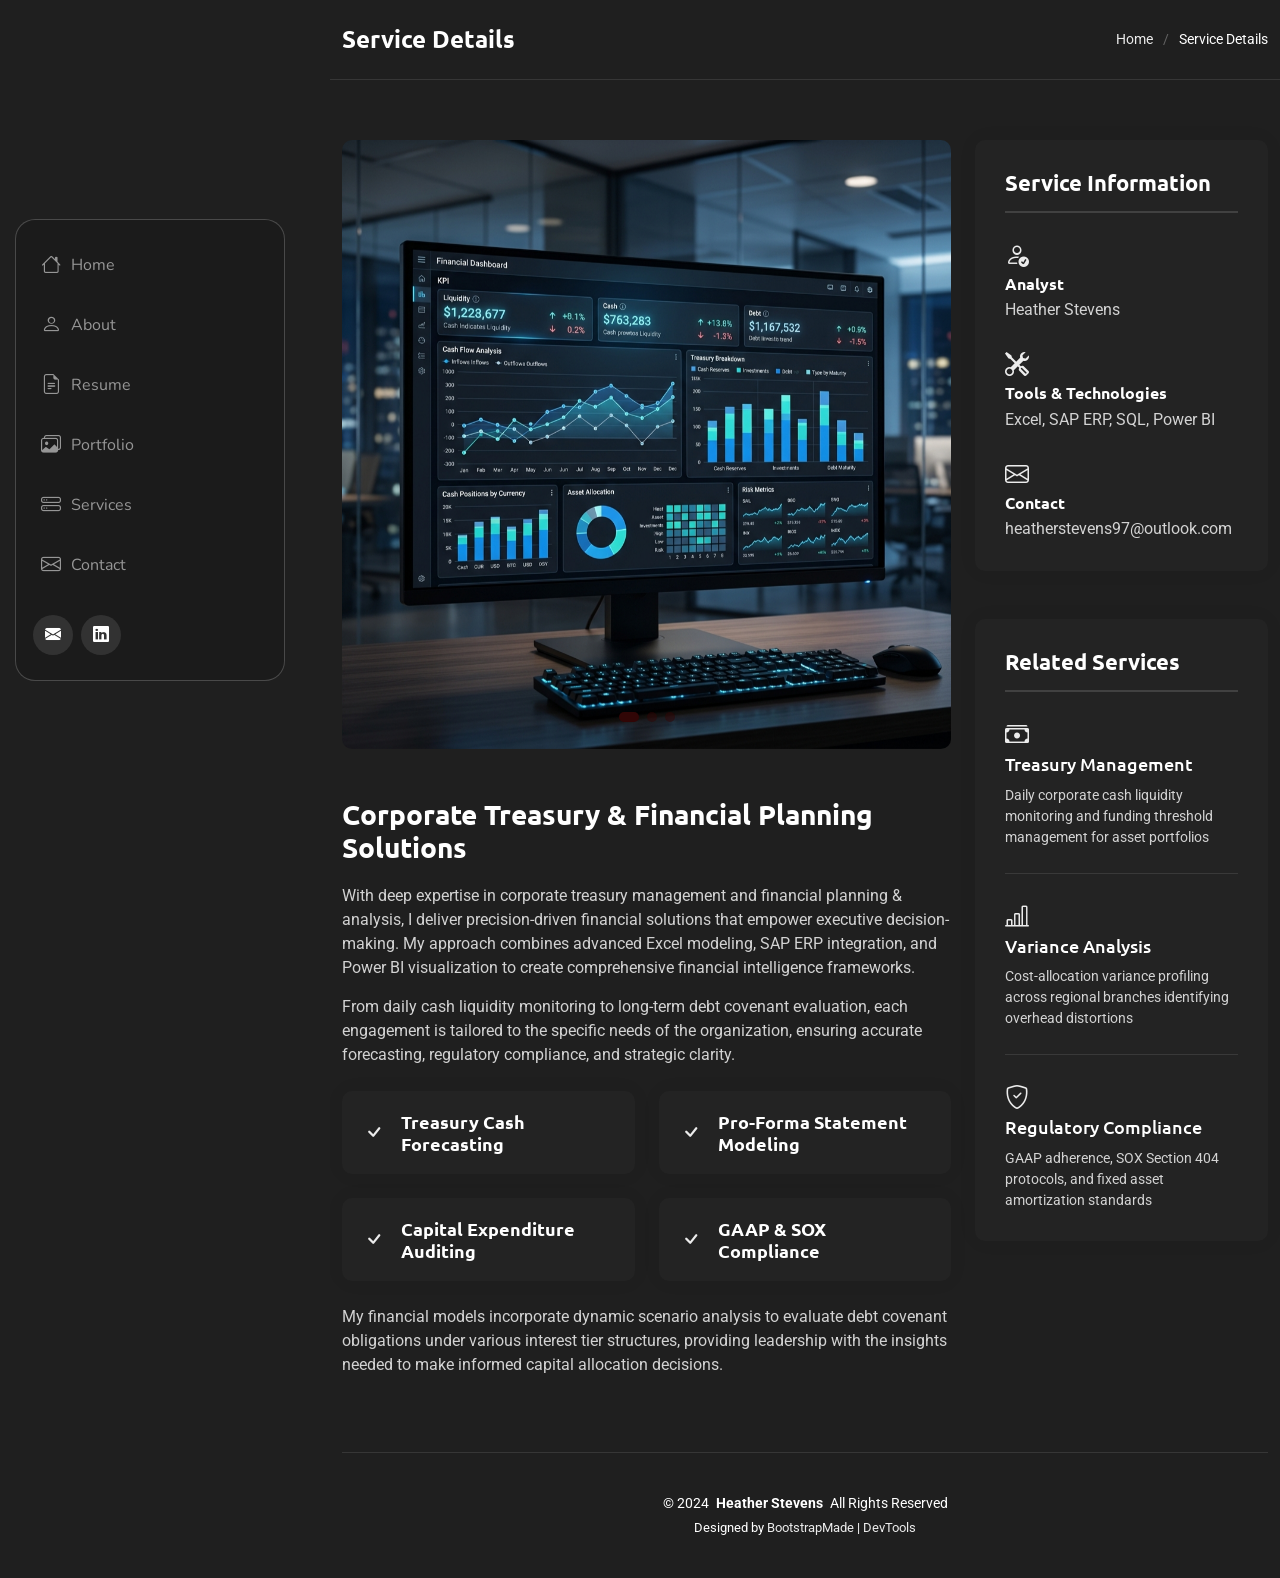
<file: service-details.html>
<!DOCTYPE html>
<html lang="en">

<head>
  <meta charset="utf-8">
  <meta content="width=device-width, initial-scale=1.0" name="viewport">
  <title>Service Details — Heather Stevens</title>
  <meta name="description" content="Detailed view of financial services offered by Heather Stevens, Senior Corporate Treasury & FP&A Analyst.">
  <meta name="keywords" content="treasury management, financial modeling, FP&A, corporate finance services">

  <!-- Favicons -->
  <link href="assets/img/favicon.png" rel="icon">
  <link href="assets/img/apple-touch-icon.png" rel="apple-touch-icon">

  <!-- Fonts -->
  <link href="https://fonts.googleapis.com" rel="preconnect">
  <link href="https://fonts.gstatic.com" rel="preconnect" crossorigin>
  <link href="https://fonts.googleapis.com/css2?family=Roboto:ital,wght@0,100;0,300;0,400;0,500;0,700;0,900;1,100;1,300;1,400;1,500;1,700;1,900&family=Ubuntu:ital,wght@0,300;0,400;0,500;0,700;1,300;1,400;1,500;1,700&family=Nunito:ital,wght@0,200;0,300;0,400;0,500;0,600;0,700;0,800;0,900;1,200;1,300;1,400;1,500;1,600;1,700;1,800;1,900&display=swap" rel="stylesheet">

  <!-- Vendor CSS Files -->
  <link href="assets/vendor/bootstrap/css/bootstrap.min.css" rel="stylesheet">
  <link href="assets/vendor/bootstrap-icons/bootstrap-icons.css" rel="stylesheet">
  <link href="assets/vendor/aos/aos.css" rel="stylesheet">
  <link href="assets/vendor/glightbox/css/glightbox.min.css" rel="stylesheet">
  <link href="assets/vendor/swiper/swiper-bundle.min.css" rel="stylesheet">

  <!-- Main CSS File -->
  <link href="assets/css/main.css" rel="stylesheet">
</head>

<body class="service-details-page">

  <header id="header" class="header dark-background d-flex flex-column justify-content-center">
    <i class="header-toggle d-xl-none bi bi-list"></i>

    <div class="header-container d-flex flex-column align-items-start">
      <nav id="navmenu" class="navmenu">
        <ul>
          <li><a href="index.html#hero"><i class="bi bi-house navicon"></i>Home</a></li>
          <li><a href="index.html#about"><i class="bi bi-person navicon"></i> About</a></li>
          <li><a href="index.html#resume"><i class="bi bi-file-earmark-text navicon"></i> Resume</a></li>
          <li><a href="index.html#portfolio"><i class="bi bi-images navicon"></i> Portfolio</a></li>
          <li><a href="index.html#services"><i class="bi bi-hdd-stack navicon"></i> Services</a></li>
          <li><a href="index.html#contact"><i class="bi bi-envelope navicon"></i> Contact</a></li>
        </ul>
      </nav>

      <div class="social-links text-center">
        <a href="mailto:heatherstevens97@outlook.com" class="email"><i class="bi bi-envelope-fill"></i></a>
        <a href="#" class="linkedin"><i class="bi bi-linkedin"></i></a>
      </div>

    </div>

  </header>

  <main class="main">

    <!-- Page Title -->
    <div class="page-title dark-background">
      <div class="container d-lg-flex justify-content-between align-items-center">
        <h1 class="mb-2 mb-lg-0">Service Details</h1>
        <nav class="breadcrumbs">
          <ol>
            <li><a href="index.html">Home</a></li>
            <li class="current">Service Details</li>
          </ol>
        </nav>
      </div>
    </div><!-- End Page Title -->

    <!-- Service Details Section -->
    <section id="service-details" class="service-details section">

      <div class="container" data-aos="fade-up" data-aos-delay="100">

        <div class="row gy-4">

          <div class="col-lg-8">
            <div class="service-details-slider swiper init-swiper">
              <script type="application/json" class="swiper-config">
                {
                  "loop": true,
                  "speed": 600,
                  "autoplay": {
                    "delay": 5000
                  },
                  "slidesPerView": 1,
                  "pagination": {
                    "el": ".swiper-pagination",
                    "type": "bullets",
                    "clickable": true
                  }
                }
              </script>
              <div class="swiper-wrapper align-items-center">
                <div class="swiper-slide">
                  <img src="assets/img/services/services-1.png" alt="Treasury Management" class="img-fluid" loading="lazy">
                </div>
                <div class="swiper-slide">
                  <img src="assets/img/services/services-2.png" alt="Financial Modeling" class="img-fluid" loading="lazy">
                </div>
                <div class="swiper-slide">
                  <img src="assets/img/services/services-3.png" alt="Executive Reporting" class="img-fluid" loading="lazy">
                </div>
              </div>
              <div class="swiper-pagination"></div>
            </div>

            <div class="content mt-5">
              <h3>Corporate Treasury & Financial Planning Solutions</h3>
              <p>
                With deep expertise in corporate treasury management and financial planning & analysis, I deliver precision-driven financial solutions that empower executive decision-making. My approach combines advanced Excel modeling, SAP ERP integration, and Power BI visualization to create comprehensive financial intelligence frameworks.
              </p>
              <p>
                From daily cash liquidity monitoring to long-term debt covenant evaluation, each engagement is tailored to the specific needs of the organization, ensuring accurate forecasting, regulatory compliance, and strategic clarity.
              </p>

              <div class="features mt-4">
                <div class="row gy-4">
                  <div class="col-md-6" data-aos="fade-up" data-aos-delay="100">
                    <div class="feature-box d-flex align-items-center">
                      <i class="bi bi-check"></i>
                      <h4>Treasury Cash Forecasting</h4>
                    </div>
                  </div>
                  <div class="col-md-6" data-aos="fade-up" data-aos-delay="200">
                    <div class="feature-box d-flex align-items-center">
                      <i class="bi bi-check"></i>
                      <h4>Pro-Forma Statement Modeling</h4>
                    </div>
                  </div>
                  <div class="col-md-6" data-aos="fade-up" data-aos-delay="300">
                    <div class="feature-box d-flex align-items-center">
                      <i class="bi bi-check"></i>
                      <h4>Capital Expenditure Auditing</h4>
                    </div>
                  </div>
                  <div class="col-md-6" data-aos="fade-up" data-aos-delay="400">
                    <div class="feature-box d-flex align-items-center">
                      <i class="bi bi-check"></i>
                      <h4>GAAP & SOX Compliance</h4>
                    </div>
                  </div>
                </div>
              </div>

              <p class="mt-4">
                My financial models incorporate dynamic scenario analysis to evaluate debt covenant obligations under various interest tier structures, providing leadership with the insights needed to make informed capital allocation decisions.
              </p>
            </div>
          </div>

          <div class="col-lg-4">
            <div class="service-info">
              <h4>Service Information</h4>
              <div class="info-item">
                <i class="bi bi-person-check"></i>
                <h5>Analyst</h5>
                <p>Heather Stevens</p>
              </div>
              <div class="info-item">
                <i class="bi bi-tools"></i>
                <h5>Tools & Technologies</h5>
                <p>Excel, SAP ERP, SQL, Power BI</p>
              </div>
              <div class="info-item">
                <i class="bi bi-envelope"></i>
                <h5>Contact</h5>
                <p>heatherstevens97@outlook.com</p>
              </div>
            </div>

            <div class="related-services mt-5">
              <h4>Related Services</h4>
              <div class="service-item">
                <i class="bi bi-cash-stack"></i>
                <h5><a href="#">Treasury Management</a></h5>
                <p>Daily corporate cash liquidity monitoring and funding threshold management for asset portfolios</p>
              </div>
              <div class="service-item">
                <i class="bi bi-bar-chart-line"></i>
                <h5><a href="#">Variance Analysis</a></h5>
                <p>Cost-allocation variance profiling across regional branches identifying overhead distortions</p>
              </div>
              <div class="service-item">
                <i class="bi bi-shield-check"></i>
                <h5><a href="#">Regulatory Compliance</a></h5>
                <p>GAAP adherence, SOX Section 404 protocols, and fixed asset amortization standards</p>
              </div>
            </div>
          </div>

        </div>

      </div>

    </section><!-- /Service Details Section -->

  </main>

  <footer id="footer" class="footer position-relative">

    <div class="container">
      <div class="copyright text-center ">
        <p>© <span>2024</span> <strong class="px-1 sitename">Heather Stevens</strong> <span>All Rights Reserved</span></p>
      </div>
      <div class="credits">
        Designed by <a href="https://bootstrapmade.com/">BootstrapMade</a> | <a href="https://bootstrapmade.com/tools/">DevTools</a>
      </div>
    </div>

  </footer>

  <!-- Scroll Top -->
  <a href="#" id="scroll-top" class="scroll-top d-flex align-items-center justify-content-center"><i class="bi bi-arrow-up-short"></i></a>

  <!-- Preloader -->
  <div id="preloader"></div>

  <!-- Vendor JS Files -->
  <script src="assets/vendor/bootstrap/js/bootstrap.bundle.min.js"></script>
  <script src="assets/vendor/php-email-form/validate.js"></script>
  <script src="assets/vendor/aos/aos.js"></script>
  <script src="assets/vendor/typed.js/typed.umd.js"></script>
  <script src="assets/vendor/purecounter/purecounter_vanilla.js"></script>
  <script src="assets/vendor/waypoints/noframework.waypoints.js"></script>
  <script src="assets/vendor/isotope-layout/isotope.pkgd.min.js"></script>
  <script src="assets/vendor/imagesloaded/imagesloaded.pkgd.min.js"></script>
  <script src="assets/vendor/glightbox/js/glightbox.min.js"></script>
  <script src="assets/vendor/swiper/swiper-bundle.min.js"></script>

  <!-- Main JS File -->
  <script src="assets/js/main.js"></script>

</body>

</html>
</file>
<file: assets/css/main.css>
/**
* Template Name: SnapFolio
* Template URL: https://bootstrapmade.com/snapfolio-bootstrap-portfolio-template/
* Updated: Jul 21 2025 with Bootstrap v5.3.7
* Author: BootstrapMade.com
* License: https://bootstrapmade.com/license/
*/

/*--------------------------------------------------------------
# Font & Color Variables
# Help: https://bootstrapmade.com/color-system/
--------------------------------------------------------------*/
/* Fonts */
:root {
  --default-font: "Roboto",  system-ui, -apple-system, "Segoe UI", Roboto, "Helvetica Neue", Arial, "Noto Sans", "Liberation Sans", sans-serif, "Apple Color Emoji", "Segoe UI Emoji", "Segoe UI Symbol", "Noto Color Emoji";
  --heading-font: "Ubuntu",  sans-serif;
  --nav-font: "Nunito",  sans-serif;
}

/* Global Colors - The following color variables are used throughout the website. Updating them here will change the color scheme of the entire website */
:root { 
  --background-color: #1f1f1f; /* Background color for the entire website, including individual sections */
  --default-color: #ffffff; /* Default color used for the majority of the text content across the entire website */
  --heading-color: #ffffff; /* Color for headings, subheadings and title throughout the website */
  --accent-color: #ececec; /* Accent color that represents your brand on the website. It's used for buttons, links, and other elements that need to stand out */
  --surface-color: #232323; /* The surface color is used as a background of boxed elements within sections, such as cards, icon boxes, or other elements that require a visual separation from the global background. */
  --contrast-color: #310606; /* Contrast color for text, ensuring readability against backgrounds of accent, heading, or default colors. */
}

/* Nav Menu Colors - The following color variables are used specifically for the navigation menu. They are separate from the global colors to allow for more customization options */
:root {
  --nav-color: rgba(236, 236, 236, 0.59);  /* The default color of the main navmenu links */
  --nav-hover-color: #ffffff; /* Applied to main navmenu links when they are hovered over or active */
  --nav-mobile-background-color: #393939; /* Used as the background color for mobile navigation menu */
  --nav-dropdown-background-color: #393939; /* Used as the background color for dropdown items that appear when hovering over primary navigation items */
  --nav-dropdown-color: #ffffff; /* Used for navigation links of the dropdown items in the navigation menu. */
  --nav-dropdown-hover-color: #ececec; /* Similar to --nav-hover-color, this color is applied to dropdown navigation links when they are hovered over. */
}

/* Color Presets - These classes override global colors when applied to any section or element, providing reuse of the sam color scheme. */

.light-background {
  --background-color: #2c2c2c;
  --surface-color: #323232;
}

.dark-background {
  --background-color: #040b14;
  --default-color: #ffffff;
  --heading-color: #ffffff;
  --surface-color: #151f2b;
  --contrast-color: #ffffff;
}

/* Smooth scroll */
:root {
  scroll-behavior: smooth;
}

/*--------------------------------------------------------------
# General Styling & Shared Classes
--------------------------------------------------------------*/
body {
  color: var(--default-color);
  background-color: var(--background-color);
  font-family: var(--default-font);
}

a {
  color: var(--accent-color);
  text-decoration: none;
  transition: 0.3s;
}

a:hover {
  color: color-mix(in srgb, var(--accent-color), transparent 25%);
  text-decoration: none;
}

h1,
h2,
h3,
h4,
h5,
h6 {
  color: var(--heading-color);
  font-family: var(--heading-font);
}

/* PHP Email Form Messages
------------------------------*/
.php-email-form .error-message {
  display: none;
  background: #df1529;
  color: #ffffff;
  text-align: left;
  padding: 15px;
  margin-bottom: 24px;
  font-weight: 600;
}

.php-email-form .sent-message {
  display: none;
  color: #ffffff;
  background: #059652;
  text-align: center;
  padding: 15px;
  margin-bottom: 24px;
  font-weight: 600;
}

.php-email-form .loading {
  display: none;
  background: var(--surface-color);
  text-align: center;
  padding: 15px;
  margin-bottom: 24px;
}

.php-email-form .loading:before {
  content: "";
  display: inline-block;
  border-radius: 50%;
  width: 24px;
  height: 24px;
  margin: 0 10px -6px 0;
  border: 3px solid var(--accent-color);
  border-top-color: var(--surface-color);
  animation: php-email-form-loading 1s linear infinite;
}

@keyframes php-email-form-loading {
  0% {
    transform: rotate(0deg);
  }

  100% {
    transform: rotate(360deg);
  }
}

/*--------------------------------------------------------------
# Global Header
--------------------------------------------------------------*/
.header {
  --background-color: #1b1b1b;
  --contrast-color: #444444;
  color: var(--default-color);
  position: fixed;
  top: 0;
  left: 0;
  bottom: 0;
  padding: 0 15px;
  width: 300px;
  transition: all ease-in-out 0.3s;
  overflow-y: auto;
  z-index: 997;
}

.header .header-container {
  border-radius: 20px;
  padding: 15px;
  background-color: var(--background-color);
  border: 1px solid color-mix(in srgb, var(--default-color), transparent 80%);
}

.header .social-links {
  margin: 0 0 10px 0;
}

.header .social-links a {
  font-size: 16px;
  display: inline-flex;
  align-items: center;
  justify-content: center;
  background: color-mix(in srgb, var(--default-color), transparent 90%);
  color: var(--default-color);
  margin: 0 2px;
  border-radius: 50%;
  text-align: center;
  width: 40px;
  height: 40px;
  transition: 0.3s;
}

.header .social-links a:hover {
  color: var(--contrast-color);
  background: var(--accent-color);
}

@media (min-width: 1200px) {

  .header~main,
  .header~#footer {
    margin-left: 330px;
  }
}

@media (max-width: 1199px) {
  .header {
    left: -100%;
  }
}

.header.header-show {
  left: 0;
}

.header .header-toggle {
  color: var(--contrast-color);
  background-color: var(--accent-color);
  font-size: 22px;
  display: flex;
  align-items: center;
  justify-content: center;
  width: 40px;
  height: 40px;
  border-radius: 50%;
  cursor: pointer;
  position: fixed;
  top: 15px;
  right: 15px;
  z-index: 9999;
  transition: background-color 0.3s;
}

.header .header-toggle:hover {
  color: var(--contrast-color);
  background-color: color-mix(in srgb, var(--accent-color) 90%, white 15%);
}

/*--------------------------------------------------------------
# Navigation Menu
--------------------------------------------------------------*/
.mobile-nav-toggle {
  display: none;
}

.navmenu {
  padding: 0;
  z-index: 9997;
  width: 100%;
}

.navmenu ul {
  list-style: none;
  padding: 0 0 20px 0;
  margin: 0;
}

.navmenu a,
.navmenu a:focus {
  color: var(--nav-color);
  padding: 15px 10px;
  font-family: var(--nav-font);
  font-size: 16px;
  font-weight: 400;
  display: flex;
  align-items: center;
  white-space: nowrap;
  transition: 0.3s;
  width: 100%;
}

.navmenu a .navicon,
.navmenu a:focus .navicon {
  font-size: 20px;
  margin-right: 10px;
}

.navmenu a .toggle-dropdown,
.navmenu a:focus .toggle-dropdown {
  font-size: 12px;
  line-height: 0;
  margin-left: auto;
  width: 30px;
  height: 30px;
  display: flex;
  align-items: center;
  justify-content: center;
  border-radius: 50%;
  transition: 0.3s;
  flex-shrink: 0;
  background-color: color-mix(in srgb, var(--accent-color), transparent 90%);
}

.navmenu a .toggle-dropdown:hover,
.navmenu a:focus .toggle-dropdown:hover {
  background-color: var(--accent-color);
  color: var(--contrast-color);
}

.navmenu a:hover,
.navmenu .active,
.navmenu .active:focus {
  color: var(--nav-hover-color);
}

.navmenu a:hover .navicon,
.navmenu .active .navicon,
.navmenu .active:focus .navicon {
  color: var(--accent-color);
}

.navmenu .active .toggle-dropdown,
.navmenu .active:focus .toggle-dropdown {
  background-color: var(--accent-color);
  color: var(--contrast-color);
  transform: rotate(180deg);
}

.navmenu .dropdown {
  display: block;
}

.navmenu .dropdown a,
.navmenu .dropdown a:focus {
  color: --nav-dropdown-color;
}

.navmenu .dropdown a:hover,
.navmenu .dropdown .active,
.navmenu .dropdown .active:focus {
  color: var(--nav-dropdown-hover-color);
}

.navmenu .dropdown ul {
  position: static;
  display: none;
  z-index: 99;
  padding: 5px 10px;
  margin: 5px 10px;
  background-color: var(--nav-dropdown-background-color);
  border: 1px solid color-mix(in srgb, var(--default-color), transparent 90%);
  box-shadow: none;
  transition: all 0.5s ease-in-out;
}

.navmenu .dropdown ul ul {
  background-color: rgba(33, 37, 41, 0.1);
}

.navmenu .dropdown>.dropdown-active {
  display: block;
  background-color: rgba(33, 37, 41, 0.03);
}

/*--------------------------------------------------------------
# Global Footer
--------------------------------------------------------------*/
.footer {
  color: var(--default-color);
  background-color: var(--background-color);
  font-size: 14px;
  padding: 0 0 40px 0;
  position: relative;
}

.footer .copyright {
  padding-top: 40px;
  border-top: 1px solid color-mix(in srgb, var(--default-color), transparent 90%);
}

.footer .copyright p {
  margin-bottom: 0;
}

.footer .credits {
  margin-top: 4px;
  font-size: 13px;
  text-align: center;
}

/*--------------------------------------------------------------
# Preloader
--------------------------------------------------------------*/
#preloader {
  position: fixed;
  inset: 0;
  z-index: 999999;
  overflow: hidden;
  background: var(--background-color);
  transition: all 0.6s ease-out;
}

#preloader:before {
  content: "";
  position: fixed;
  top: calc(50% - 30px);
  left: calc(50% - 30px);
  border: 6px solid #ffffff;
  border-color: var(--accent-color) transparent var(--accent-color) transparent;
  border-radius: 50%;
  width: 60px;
  height: 60px;
  animation: animate-preloader 1.5s linear infinite;
}

@keyframes animate-preloader {
  0% {
    transform: rotate(0deg);
  }

  100% {
    transform: rotate(360deg);
  }
}

/*--------------------------------------------------------------
# Scroll Top Button
--------------------------------------------------------------*/
.scroll-top {
  position: fixed;
  visibility: hidden;
  opacity: 0;
  right: 15px;
  bottom: -15px;
  z-index: 99999;
  background-color: var(--accent-color);
  width: 44px;
  height: 44px;
  border-radius: 50px;
  transition: all 0.4s;
}

.scroll-top i {
  font-size: 24px;
  color: var(--contrast-color);
  line-height: 0;
}

.scroll-top:hover {
  background-color: color-mix(in srgb, var(--accent-color), transparent 20%);
  color: var(--contrast-color);
}

.scroll-top.active {
  visibility: visible;
  opacity: 1;
  bottom: 15px;
}

/*--------------------------------------------------------------
# Disable aos animation delay on mobile devices
--------------------------------------------------------------*/
@media screen and (max-width: 768px) {
  [data-aos-delay] {
    transition-delay: 0 !important;
  }
}

/*--------------------------------------------------------------
# Global Page Titles & Breadcrumbs
--------------------------------------------------------------*/
.page-title {
  color: var(--default-color);
  padding: 25px 0 0 0;
  position: relative;
}

.page-title .container {
  border-bottom: 1px solid color-mix(in srgb, var(--default-color), transparent 90%);
  padding-bottom: 25px;
}

.page-title h1 {
  font-size: 24px;
  font-weight: 700;
}

.page-title .breadcrumbs ol {
  display: flex;
  flex-wrap: wrap;
  list-style: none;
  padding: 0;
  margin: 0;
  font-size: 14px;
  font-weight: 400;
}

.page-title .breadcrumbs ol li+li {
  padding-left: 10px;
}

.page-title .breadcrumbs ol li+li::before {
  content: "/";
  display: inline-block;
  padding-right: 10px;
  color: color-mix(in srgb, var(--default-color), transparent 70%);
}

/*--------------------------------------------------------------
# Global Sections
--------------------------------------------------------------*/
section,
.section {
  color: var(--default-color);
  background-color: var(--background-color);
  padding: 60px 0;
  overflow: clip;
}

/*--------------------------------------------------------------
# Global Section Titles
--------------------------------------------------------------*/
.section-title {
  text-align: center;
  padding-bottom: 60px;
  position: relative;
}

.section-title h2 {
  font-size: 32px;
  font-weight: 700;
  position: relative;
}

.section-title h2:before,
.section-title h2:after {
  content: "";
  width: 50px;
  height: 2px;
  background: var(--accent-color);
  display: inline-block;
}

.section-title h2:before {
  margin: 0 15px 10px 0;
}

.section-title h2:after {
  margin: 0 0 10px 15px;
}

.section-title p {
  margin-bottom: 0;
}

/*--------------------------------------------------------------
# Hero Section
--------------------------------------------------------------*/
.hero {
  min-height: 100vh;
  position: relative;
  overflow: hidden;
  display: flex;
  align-items: center;
}

.hero .background-elements {
  position: absolute;
  top: 0;
  left: 0;
  width: 100%;
  height: 100%;
  z-index: 1;
  overflow: hidden;
}

.hero .background-elements .bg-circle {
  position: absolute;
  border-radius: 50%;
  background: linear-gradient(45deg, color-mix(in srgb, var(--accent-color), transparent 90%), color-mix(in srgb, var(--accent-color), transparent 95%));
  animation: float 6s ease-in-out infinite;
}

.hero .background-elements .bg-circle.circle-1 {
  width: 300px;
  height: 300px;
  top: 10%;
  right: 10%;
  animation-delay: 0s;
}

.hero .background-elements .bg-circle.circle-2 {
  width: 200px;
  height: 200px;
  bottom: 20%;
  left: 5%;
  animation-delay: 2s;
}

.hero .hero-content {
  position: relative;
  width: 100%;
  z-index: 2;
}

.hero .container {
  position: relative;
  z-index: 3;
}

.hero .hero-text h1 {
  font-size: 72px;
  font-weight: 800;
  line-height: 1.1;
  margin-bottom: 15px;
  color: var(--heading-color);
}

.hero .hero-text h1 .accent-text {
  color: var(--accent-color);
  position: relative;
}

.hero .hero-text h1 .accent-text::after {
  content: "";
  position: absolute;
  bottom: -5px;
  left: 0;
  width: 100%;
  height: 3px;
  background: linear-gradient(90deg, var(--accent-color), color-mix(in srgb, var(--accent-color), transparent 50%));
}

.hero .hero-text h2 {
  font-size: 32px;
  font-weight: 600;
  color: var(--heading-color);
  margin-bottom: 10px;
}

.hero .hero-text .lead {
  font-size: 24px;
  margin-bottom: 20px;
  color: var(--default-color);
}

.hero .hero-text .lead span {
  color: var(--accent-color);
  font-weight: 600;
  border-bottom: 2px solid var(--accent-color);
  padding-bottom: 2px;
}

.hero .hero-text .description {
  font-size: 18px;
  line-height: 1.6;
  color: color-mix(in srgb, var(--default-color), transparent 20%);
  margin-bottom: 40px;
  max-width: 500px;
}

.hero .hero-actions {
  display: flex;
  gap: 20px;
  margin-bottom: 40px;
  flex-wrap: wrap;
}

.hero .hero-actions .btn {
  padding: 14px 30px;
  font-size: 16px;
  font-weight: 600;
  border-radius: 50px;
  text-decoration: none;
  transition: all 0.3s ease;
  border: 2px solid;
}

.hero .hero-actions .btn.btn-primary {
  background-color: var(--accent-color);
  color: var(--contrast-color);
  border-color: var(--accent-color);
}

.hero .hero-actions .btn.btn-primary:hover {
  background-color: color-mix(in srgb, var(--accent-color), black 10%);
  transform: translateY(-2px);
  box-shadow: 0 8px 25px color-mix(in srgb, var(--accent-color), transparent 70%);
}

.hero .hero-actions .btn.btn-outline {
  background-color: transparent;
  color: var(--accent-color);
  border-color: var(--accent-color);
}

.hero .hero-actions .btn.btn-outline:hover {
  background-color: var(--accent-color);
  color: var(--contrast-color);
  transform: translateY(-2px);
}

.hero .social-links {
  display: flex;
  gap: 20px;
}

.hero .social-links a {
  width: 50px;
  height: 50px;
  display: flex;
  align-items: center;
  justify-content: center;
  background-color: var(--surface-color);
  color: color-mix(in srgb, var(--default-color), transparent 40%);
  border-radius: 50%;
  font-size: 20px;
  transition: all 0.3s ease;
}

.hero .social-links a:hover {
  color: var(--contrast-color);
  background-color: var(--accent-color);
  transform: translateY(-3px);
  box-shadow: 0 8px 25px color-mix(in srgb, var(--accent-color), transparent 70%);
}

.hero .hero-visual {
  display: flex;
  justify-content: center;
  align-items: center;
  height: 100%;
}

.hero .hero-visual .profile-container {
  position: relative;
  width: 400px;
  height: 400px;
}

.hero .hero-visual .profile-container .profile-background {
  position: absolute;
  top: 15px;
  left: 15px;
  width: 100%;
  height: 100%;
  background: color-mix(in srgb, var(--accent-color), transparent 90%);
  border-radius: 30px;
  z-index: 1;
}

.hero .hero-visual .profile-container .profile-image {
  position: relative;
  width: 100%;
  height: 100%;
  object-fit: cover;
  border-radius: 30px;
  z-index: 2;
}

@keyframes float {

  0%,
  100% {
    transform: translateY(0px);
  }

  50% {
    transform: translateY(-20px);
  }
}

@keyframes floatIcon {

  0%,
  100% {
    transform: translateY(0px) rotate(0deg);
  }

  50% {
    transform: translateY(-10px) rotate(5deg);
  }
}

@media (max-width: 992px) {
  .hero .hero-text {
    text-align: center;
    margin-bottom: 50px;
  }

  .hero .hero-text h1 {
    font-size: 56px;
  }

  .hero .hero-text h2 {
    font-size: 28px;
  }

  .hero .hero-text .lead {
    font-size: 20px;
  }

  .hero .hero-visual .profile-container {
    width: 350px;
    height: 350px;
  }
}

@media (max-width: 768px) {
  .hero .hero-text h1 {
    font-size: 42px;
  }

  .hero .hero-text h2 {
    font-size: 24px;
  }

  .hero .hero-text .lead {
    font-size: 18px;
  }

  .hero .hero-text .description {
    font-size: 16px;
  }

  .hero .hero-actions {
    justify-content: center;
  }

  .hero .hero-actions .btn {
    padding: 12px 25px;
    font-size: 14px;
  }

  .hero .hero-visual .profile-container {
    width: 300px;
    height: 300px;
  }

  .hero .background-elements .bg-circle.circle-1 {
    width: 200px;
    height: 200px;
  }

  .hero .background-elements .bg-circle.circle-2 {
    width: 150px;
    height: 150px;
  }

  .hero .background-elements .bg-circle.circle-3 {
    width: 100px;
    height: 100px;
  }
}

/*--------------------------------------------------------------
# About Section
--------------------------------------------------------------*/
.about .profile-card {
  background: linear-gradient(135deg, var(--surface-color) 0%, color-mix(in srgb, var(--surface-color), var(--accent-color) 5%) 100%);
  border-radius: 2rem;
  padding: 2.5rem;
  text-align: center;
  box-shadow: 0 20px 40px rgba(0, 0, 0, 0.08);
  border: 1px solid color-mix(in srgb, var(--accent-color), transparent 90%);
  position: relative;
  overflow: hidden;
}

.about .profile-card::before {
  content: "";
  position: absolute;
  top: 0;
  left: 0;
  right: 0;
  height: 4px;
  background: linear-gradient(90deg, var(--accent-color), color-mix(in srgb, var(--accent-color), var(--heading-color) 30%));
}

@media (max-width: 991px) {
  .about .profile-card {
    margin-bottom: 3rem;
  }
}

.about .profile-header {
  position: relative;
  margin-bottom: 2rem;
}

.about .profile-header .profile-image {
  width: 160px;
  height: 160px;
  margin: 0 auto 1.5rem;
  border-radius: 50%;
  overflow: hidden;
  border: 4px solid var(--accent-color);
  box-shadow: 0 10px 30px rgba(0, 0, 0, 0.15);
}

.about .profile-header .profile-image img {
  width: 100%;
  height: 100%;
  object-fit: cover;
}

.about .profile-header .profile-badge {
  position: absolute;
  bottom: 20px;
  right: calc(50% - 65px);
  width: 32px;
  height: 32px;
  background-color: var(--accent-color);
  border-radius: 50%;
  display: flex;
  align-items: center;
  justify-content: center;
  border: 3px solid var(--surface-color);
}

.about .profile-header .profile-badge i {
  color: var(--contrast-color);
  font-size: 14px;
}

.about .profile-content h3 {
  font-size: 1.5rem;
  font-weight: 700;
  margin-bottom: 0.5rem;
  color: var(--heading-color);
}

.about .profile-content .profession {
  color: var(--accent-color);
  font-weight: 500;
  margin-bottom: 2rem;
}

.about .contact-links {
  display: flex;
  flex-direction: column;
  gap: 1rem;
}

.about .contact-links .contact-item {
  display: flex;
  align-items: center;
  gap: 0.75rem;
  padding: 0.75rem 1rem;
  background-color: color-mix(in srgb, var(--surface-color), var(--background-color) 50%);
  border-radius: 0.75rem;
  text-decoration: none;
  color: var(--default-color);
  transition: all 0.3s;
  border: 1px solid color-mix(in srgb, var(--default-color), transparent 90%);
}

.about .contact-links .contact-item:hover {
  background-color: var(--accent-color);
  color: var(--contrast-color);
  transform: translateY(-2px);
  box-shadow: 0 5px 20px color-mix(in srgb, var(--accent-color), transparent 70%);
}

.about .contact-links .contact-item i {
  font-size: 1rem;
  width: 18px;
}

.about .about-content {
  padding-left: 3rem;
}

@media (max-width: 991px) {
  .about .about-content {
    padding-left: 0;
  }
}

.about .about-content .section-header {
  margin-bottom: 2rem;
}

.about .about-content .section-header .badge-text {
  display: inline-block;
  background: linear-gradient(135deg, var(--accent-color), color-mix(in srgb, var(--accent-color), var(--heading-color) 20%));
  color: var(--contrast-color);
  padding: 0.5rem 1.5rem;
  border-radius: 2rem;
  font-size: 0.875rem;
  font-weight: 600;
  letter-spacing: 0.5px;
  margin-bottom: 1.5rem;
}

.about .about-content .section-header h2 {
  font-size: 2.25rem;
  font-weight: 700;
  line-height: 1.3;
  margin: 0;
}

@media (max-width: 768px) {
  .about .about-content .section-header h2 {
    font-size: 1.875rem;
  }
}

.about .about-content .description {
  margin-bottom: 2.5rem;
}

.about .about-content .description p {
  font-size: 1.1rem;
  line-height: 1.7;
  color: color-mix(in srgb, var(--default-color), transparent 20%);
  margin-bottom: 1.5rem;
}

.about .about-content .description p:last-child {
  margin-bottom: 0;
}

.about .stats-grid {
  display: grid;
  grid-template-columns: repeat(3, 1fr);
  gap: 2rem;
  margin-bottom: 2.5rem;
  padding: 2rem;
  background-color: var(--surface-color);
  border-radius: 1.5rem;
  box-shadow: 0 10px 30px rgba(0, 0, 0, 0.05);
}

@media (max-width: 768px) {
  .about .stats-grid {
    grid-template-columns: 1fr;
    gap: 1.5rem;
    text-align: center;
  }
}

.about .stats-grid .stat-item {
  text-align: center;
}

.about .stats-grid .stat-item .stat-number {
  font-size: 2rem;
  font-weight: 700;
  color: var(--accent-color);
  display: block;
  margin-bottom: 0.5rem;
}

.about .stats-grid .stat-item .stat-label {
  font-size: 0.875rem;
  color: color-mix(in srgb, var(--default-color), transparent 40%);
  font-weight: 500;
}

.about .details-grid {
  margin-bottom: 2.5rem;
}

.about .details-grid .detail-row {
  display: grid;
  grid-template-columns: 1fr 1fr;
  gap: 2rem;
  margin-bottom: 1.5rem;
}

@media (max-width: 768px) {
  .about .details-grid .detail-row {
    grid-template-columns: 1fr;
    gap: 1rem;
  }
}

.about .details-grid .detail-row:last-child {
  margin-bottom: 0;
}

.about .details-grid .detail-item .detail-label {
  display: block;
  font-size: 0.875rem;
  color: color-mix(in srgb, var(--default-color), transparent 50%);
  margin-bottom: 0.5rem;
  font-weight: 500;
}

.about .details-grid .detail-item .detail-value {
  display: block;
  font-weight: 600;
  color: var(--heading-color);
  font-size: 1rem;
}

.about .cta-section {
  display: flex;
  gap: 1rem;
  flex-wrap: wrap;
}

.about .cta-section .btn {
  padding: 0.875rem 2rem;
  border-radius: 0.75rem;
  font-weight: 600;
  text-decoration: none;
  transition: all 0.3s;
  display: inline-flex;
  align-items: center;
  gap: 0.5rem;
  border: 2px solid transparent;
}

.about .cta-section .btn.btn-primary {
  background-color: var(--accent-color);
  color: var(--contrast-color);
}

.about .cta-section .btn.btn-primary:hover {
  background-color: color-mix(in srgb, var(--accent-color), black 15%);
  transform: translateY(-2px);
  box-shadow: 0 10px 30px color-mix(in srgb, var(--accent-color), transparent 60%);
}

.about .cta-section .btn.btn-outline {
  background-color: transparent;
  color: var(--default-color);
  border-color: color-mix(in srgb, var(--default-color), transparent 70%);
}

.about .cta-section .btn.btn-outline:hover {
  border-color: var(--accent-color);
  transform: translateY(-2px);
}

/*--------------------------------------------------------------
# Stats Section
--------------------------------------------------------------*/
.stats .stats-wrapper {
  display: grid;
  grid-template-columns: repeat(4, 1fr);
  gap: 20px;
}

@media (max-width: 992px) {
  .stats .stats-wrapper {
    grid-template-columns: repeat(2, 1fr);
  }
}

@media (max-width: 576px) {
  .stats .stats-wrapper {
    grid-template-columns: 1fr;
  }
}

.stats .stats-item {
  background: linear-gradient(135deg, color-mix(in srgb, var(--surface-color), transparent 5%), var(--surface-color));
  border-radius: 15px;
  padding: 40px 20px;
  text-align: center;
  position: relative;
  transition: transform 0.3s ease, box-shadow 0.3s ease;
  box-shadow: 0 10px 30px rgba(0, 0, 0, 0.05);
  overflow: hidden;
}

.stats .stats-item:hover {
  transform: translateY(-10px);
  box-shadow: 0 15px 35px rgba(0, 0, 0, 0.1);
}

.stats .stats-item:hover .icon-wrapper {
  transform: scale(1.1);
}

.stats .stats-item:nth-child(1) .icon-wrapper {
  background-color: color-mix(in srgb, var(--accent-color), transparent 85%);
}

.stats .stats-item:nth-child(1) .icon-wrapper i {
  color: color-mix(in srgb, var(--accent-color), transparent 10%);
}

.stats .stats-item:nth-child(2) .icon-wrapper {
  background-color: color-mix(in srgb, #ff7e00, transparent 85%);
}

.stats .stats-item:nth-child(2) .icon-wrapper i {
  color: color-mix(in srgb, #ff7e00, transparent 10%);
}

.stats .stats-item:nth-child(3) .icon-wrapper {
  background-color: color-mix(in srgb, #00c875, transparent 85%);
}

.stats .stats-item:nth-child(3) .icon-wrapper i {
  color: color-mix(in srgb, #00c875, transparent 10%);
}

.stats .stats-item:nth-child(4) .icon-wrapper {
  background-color: color-mix(in srgb, #e83e8c, transparent 85%);
}

.stats .stats-item:nth-child(4) .icon-wrapper i {
  color: color-mix(in srgb, #e83e8c, transparent 10%);
}

.stats .stats-item .icon-wrapper {
  width: 80px;
  height: 80px;
  border-radius: 50%;
  display: flex;
  align-items: center;
  justify-content: center;
  margin: 0 auto 20px;
  transition: transform 0.3s ease;
}

.stats .stats-item .icon-wrapper i {
  font-size: 36px;
}

.stats .stats-item span {
  display: block;
  font-size: 48px;
  font-weight: 700;
  color: var(--heading-color);
  margin-bottom: 10px;
  line-height: 1;
  font-family: var(--heading-font);
}

.stats .stats-item p {
  color: var(--default-color);
  font-size: 18px;
  margin: 0;
  font-weight: 500;
  font-family: var(--heading-font);
  opacity: 0.8;
}

/*--------------------------------------------------------------
# Skills Section
--------------------------------------------------------------*/
.skills .skills-category {
  background-color: var(--surface-color);
  padding: 30px;
  border-radius: 8px;
  box-shadow: 0 0 20px rgba(0, 0, 0, 0.05);
  height: 100%;
  transition: transform 0.3s;
}

.skills .skills-category:hover {
  transform: translateY(-5px);
}

.skills .skills-category h3 {
  font-size: 24px;
  margin-bottom: 25px;
  position: relative;
  padding-bottom: 15px;
}

.skills .skills-category h3:after {
  content: "";
  position: absolute;
  bottom: 0;
  left: 0;
  width: 50px;
  height: 2px;
  background-color: var(--accent-color);
}

.skills .skill-item {
  margin-bottom: 25px;
}

.skills .skill-item:last-child {
  margin-bottom: 0;
}

.skills .skill-item h4 {
  font-size: 16px;
  margin-bottom: 8px;
}

.skills .skill-item .skill-percentage {
  font-size: 14px;
  color: color-mix(in srgb, var(--heading-color), transparent 30%);
}

.skills .skill-item .progress {
  height: 8px;
  background-color: color-mix(in srgb, var(--accent-color), transparent 90%);
  border-radius: 20px;
  overflow: hidden;
  position: relative;
}

.skills .skill-item .progress .progress-bar {
  background-color: var(--accent-color);
  transition: width 1.5s ease-in-out;
  width: 0;
  height: 100%;
  border-radius: 20px;
}

.skills .skill-item .skill-tooltip {
  font-size: 14px;
  color: color-mix(in srgb, var(--default-color), transparent 30%);
  margin-top: 8px;
  opacity: 0;
  transform: translateY(-5px);
  transition: all 0.3s;
}

.skills .skill-item:hover .skill-tooltip {
  opacity: 1;
  transform: translateY(0);
}

.skills .skill-box {
  background-color: var(--surface-color);
  padding: 25px 20px;
  border-radius: 8px;
  text-align: center;
  transition: all 0.3s;
  height: 100%;
  position: relative;
  overflow: hidden;
  box-shadow: 0 0 15px rgba(0, 0, 0, 0.05);
}

.skills .skill-box:hover {
  transform: translateY(-5px);
}

.skills .skill-box:hover i {
  color: var(--accent-color);
  transform: scale(1.1);
}

.skills .skill-box:hover .skill-tooltip {
  opacity: 1;
  transform: translateY(0);
}

.skills .skill-box i {
  font-size: 36px;
  color: color-mix(in srgb, var(--accent-color), transparent 20%);
  margin-bottom: 15px;
  display: inline-block;
  transition: all 0.3s;
}

.skills .skill-box h4 {
  font-size: 18px;
  margin-bottom: 10px;
}

.skills .skill-box .skill-tooltip {
  font-size: 14px;
  color: color-mix(in srgb, var(--default-color), transparent 30%);
  opacity: 0;
  transform: translateY(5px);
  transition: all 0.3s;
}

@media (max-width: 991.98px) {
  .skills .skills-category {
    margin-bottom: 30px;
  }

  .skills .skills-category:last-child {
    margin-bottom: 0;
  }
}

@media (max-width: 767.98px) {
  .skills .skill-box {
    margin-bottom: 20px;
  }

  .skills .skill-box:last-child {
    margin-bottom: 0;
  }
}

/*--------------------------------------------------------------
# Resume Section
--------------------------------------------------------------*/
.resume .resume-side {
  background-color: var(--surface-color);
  padding: 2rem;
  border-radius: 10px;
  box-shadow: 0 0 20px rgba(0, 0, 0, 0.1);
  height: 100%;
}

.resume .resume-side .profile-img {
  text-align: center;
}

.resume .resume-side .profile-img img {
  width: 200px;
  height: 200px;
  object-fit: cover;
  border: 5px solid color-mix(in srgb, var(--accent-color), transparent 85%);
  border-radius: 50%;
}

.resume .resume-side h3 {
  font-size: 1.5rem;
  margin-bottom: 1rem;
  color: var(--heading-color);
  font-weight: 600;
}

.resume .resume-side .contact-info li {
  margin-bottom: 1rem;
  color: var(--default-color);
}

.resume .resume-side .contact-info li i {
  width: 25px;
  color: var(--accent-color);
  margin-right: 0.5rem;
}

.resume .resume-side .skill-item {
  margin-bottom: 1.5rem;
}

.resume .resume-side .skill-item span {
  font-size: 0.9rem;
  color: var(--default-color);
}

.resume .resume-side .skill-item .progress {
  height: 8px;
  background-color: color-mix(in srgb, var(--accent-color), transparent 90%);
  border-radius: 4px;
  margin-top: 0.5rem;
}

.resume .resume-side .skill-item .progress .progress-bar {
  background-color: var(--accent-color);
  width: 0;
  transition: width 1s ease;
}

.resume .resume-section {
  margin-bottom: 3rem;
}

.resume .resume-section h3 {
  font-size: 1.75rem;
  margin-bottom: 1.5rem;
  color: var(--heading-color);
  font-weight: 600;
}

.resume .resume-section h3 i {
  color: var(--accent-color);
}

.resume .resume-section .resume-item {
  padding-left: 1.5rem;
  border-left: 2px solid color-mix(in srgb, var(--accent-color), transparent 80%);
  margin-bottom: 2rem;
  position: relative;
}

.resume .resume-section .resume-item:before {
  content: "";
  position: absolute;
  width: 16px;
  height: 16px;
  border-radius: 50%;
  left: -9px;
  top: 0;
  background: var(--accent-color);
}

.resume .resume-section .resume-item h4 {
  font-size: 1.2rem;
  margin-bottom: 0.5rem;
  color: var(--heading-color);
  font-weight: 600;
}

.resume .resume-section .resume-item h5 {
  font-size: 1rem;
  margin-bottom: 0.5rem;
  color: var(--accent-color);
}

.resume .resume-section .resume-item .company {
  font-size: 0.95rem;
  margin-bottom: 1rem;
  color: var(--heading-color);
}

.resume .resume-section .resume-item .company i {
  margin-right: 0.5rem;
}

.resume .resume-section .resume-item ul {
  padding-left: 1.2rem;
}

.resume .resume-section .resume-item ul li {
  margin-bottom: 0.5rem;
  color: var(--default-color);
}

.resume .resume-section .resume-item p {
  color: var(--default-color);
  margin-bottom: 0;
}

@media (max-width: 991.98px) {
  .resume .resume-side {
    margin-bottom: 2rem;
  }
}

/*--------------------------------------------------------------
# Portfolio Section
--------------------------------------------------------------*/
@media (max-width: 991px) {
  .portfolio .filter-sidebar {
    margin-bottom: 30px;
  }
}

.portfolio .filters-wrapper {
  background-color: color-mix(in srgb, var(--surface-color), var(--default-color) 3%);
  padding: 30px;
  border-radius: 10px;
  box-shadow: 0 5px 25px rgba(0, 0, 0, 0.05);
}

@media (max-width: 991px) {
  .portfolio .filters-wrapper {
    padding: 20px;
  }
}

.portfolio .portfolio-filters {
  padding: 0;
  margin: 0;
  list-style: none;
  display: flex;
  flex-direction: column;
  gap: 10px;
}

@media (max-width: 991px) {
  .portfolio .portfolio-filters {
    flex-direction: row;
    flex-wrap: wrap;
    justify-content: center;
  }
}

.portfolio .portfolio-filters li {
  cursor: pointer;
  padding: 12px 20px;
  font-size: 16px;
  font-weight: 500;
  line-height: 1;
  color: var(--default-color);
  transition: all 0.3s ease-in-out;
  border-radius: 6px;
  background: transparent;
  position: relative;
  border-left: 3px solid transparent;
}

@media (max-width: 991px) {
  .portfolio .portfolio-filters li {
    padding: 8px 16px;
    border: 1px solid color-mix(in srgb, var(--accent-color), transparent 80%);
    border-left-width: 3px;
  }
}

.portfolio .portfolio-filters li:hover {
  color: var(--accent-color);
  background-color: color-mix(in srgb, var(--accent-color), transparent 90%);
  border-left-color: color-mix(in srgb, var(--accent-color), transparent 50%);
}

.portfolio .portfolio-filters li.filter-active {
  color: var(--accent-color);
  background-color: color-mix(in srgb, var(--accent-color), transparent 90%);
  border-left-color: var(--accent-color);
  font-weight: 600;
}

.portfolio .portfolio-wrap {
  transition: 0.4s;
  position: relative;
  overflow: hidden;
  border-radius: 12px;
  box-shadow: 0 5px 20px rgba(0, 0, 0, 0.08);
  height: 100%;
}

.portfolio .portfolio-wrap img {
  transition: transform 0.6s cubic-bezier(0.215, 0.61, 0.355, 1);
  width: 100%;
  height: 350px;
  object-fit: cover;
}

.portfolio .portfolio-wrap .portfolio-info {
  position: absolute;
  bottom: 0;
  left: 0;
  right: 0;
  padding: 25px;
  background: linear-gradient(to top, rgba(0, 0, 0, 0.8) 0%, rgba(0, 0, 0, 0.4) 60%, rgba(0, 0, 0, 0) 100%);
  z-index: 3;
  transition: all 0.4s cubic-bezier(0.215, 0.61, 0.355, 1);
  transform: translateY(20px);
  opacity: 0;
}

.portfolio .portfolio-wrap .portfolio-info .content {
  transition: all 0.4s cubic-bezier(0.215, 0.61, 0.355, 1);
  transform: translateY(20px);
}

.portfolio .portfolio-wrap .portfolio-info .category {
  display: inline-block;
  color: var(--accent-color);
  font-size: 14px;
  font-weight: 500;
  text-transform: uppercase;
  letter-spacing: 1px;
  margin-bottom: 8px;
}

.portfolio .portfolio-wrap .portfolio-info h4 {
  font-size: 20px;
  color: var(--contrast-color);
  font-weight: 700;
  margin-bottom: 15px;
}

.portfolio .portfolio-wrap .portfolio-info .portfolio-links {
  display: flex;
  gap: 12px;
}

.portfolio .portfolio-wrap .portfolio-info .portfolio-links a {
  color: var(--contrast-color);
  width: 40px;
  height: 40px;
  display: flex;
  align-items: center;
  justify-content: center;
  background-color: color-mix(in srgb, var(--accent-color), transparent 30%);
  border-radius: 50%;
  font-size: 18px;
  transition: 0.3s;
}

.portfolio .portfolio-wrap .portfolio-info .portfolio-links a:hover {
  background-color: var(--accent-color);
  transform: translateY(-3px);
}

.portfolio .portfolio-wrap:hover {
  transform: translateY(-5px);
}

.portfolio .portfolio-wrap:hover img {
  transform: scale(1.08);
}

.portfolio .portfolio-wrap:hover .portfolio-info {
  transform: translateY(0);
  opacity: 1;
}

.portfolio .portfolio-wrap:hover .portfolio-info .content {
  transform: translateY(0);
}

/*--------------------------------------------------------------
# Services Section
--------------------------------------------------------------*/
.services .service-header {
  margin-bottom: 60px;
}

.services .service-header .service-intro .service-heading {
  font-size: 48px;
  margin-bottom: 0;
  font-weight: 700;
  line-height: 1.2;
  color: var(--heading-color);
}

.services .service-header .service-intro .service-heading div {
  display: block;
  position: relative;
}

.services .service-header .service-intro .service-heading span {
  display: block;
  color: var(--accent-color);
}

@media (max-width: 992px) {
  .services .service-header .service-intro .service-heading {
    font-size: 36px;
  }
}

@media (max-width: 768px) {
  .services .service-header .service-intro .service-heading {
    font-size: 30px;
    margin-bottom: 20px;
  }
}

.services .service-header .service-summary p {
  margin-bottom: 25px;
  color: var(--default-color);
}

.services .service-header .service-summary .service-btn {
  display: inline-flex;
  align-items: center;
  padding: 12px 30px;
  background-color: var(--accent-color);
  color: var(--contrast-color);
  border-radius: 4px;
  font-weight: 500;
  transition: all 0.3s ease;
}

.services .service-header .service-summary .service-btn i {
  margin-left: 10px;
  transition: transform 0.3s ease;
}

.services .service-header .service-summary .service-btn:hover {
  background-color: color-mix(in srgb, var(--accent-color), transparent 15%);
  color: var(--contrast-color);
}

.services .service-header .service-summary .service-btn:hover i {
  transform: translateX(5px);
}

@media (max-width: 992px) {
  .services .service-header .service-summary {
    margin-top: 30px;
  }
}

.services .service-card {
  padding: 40px 40px 40px 40px;
  margin-bottom: 30px;
  border: 2px solid color-mix(in srgb, var(--accent-color), transparent 90%);
  transition: all 0.3s ease;
}

.services .service-card .service-icon {
  margin-bottom: 25px;
  background-color: color-mix(in srgb, var(--accent-color), transparent 90%);
  display: inline-flex;
  align-items: center;
  justify-content: center;
  border-radius: 10px;
  width: 64px;
  height: 64px;
}

.services .service-card .service-icon i {
  font-size: 32px;
  color: var(--accent-color);
  transition: all 0.3s ease;
}

.services .service-card h3 {
  font-size: 28px;
  margin-bottom: 15px;
  font-weight: 700;
}

.services .service-card h3 a {
  color: var(--heading-color);
  transition: color 0.3s ease;
}

.services .service-card h3 a span {
  display: block;
}

.services .service-card h3 a:hover {
  color: var(--accent-color);
}

.services .service-card p {
  color: var(--default-color);
  transition: color 0.3s ease;
  margin-bottom: 0;
}

.services .service-card .card-action {
  position: absolute;
  top: 0;
  right: 0;
  width: 80px;
  height: 80px;
  display: flex;
  align-items: center;
  justify-content: center;
  background-color: var(--accent-color);
  opacity: 0;
  visibility: hidden;
  transform: translateY(20px);
  transition: all 0.3s ease;
}

.services .service-card .card-action i {
  font-size: 24px;
  color: var(--contrast-color);
  transition: transform 0.3s ease;
}

.services .service-card .card-action:hover i {
  transform: rotate(45deg);
}

.services .service-card::before {
  content: "";
  position: absolute;
  top: 0;
  left: 0;
  right: 0;
  bottom: 0;
  background-color: var(--surface-color);
  clip-path: polygon(70% 0, 100% 30%, 100% 100%, 0 100%, 0 0);
  z-index: -1;
  opacity: 0;
  visibility: hidden;
  transition: all 0.3s ease;
}

.services .service-card:hover {
  border-color: transparent;
}

.services .service-card:hover::before {
  opacity: 1;
  visibility: visible;
  background-color: color-mix(in srgb, var(--accent-color), transparent 90%);
}

.services .service-card:hover h3 a {
  color: var(--accent-color);
}

.services .service-card:hover h3 a:hover {
  color: var(--accent-color);
}

.services .service-card:hover p {
  color: color-mix(in srgb, var(--default-color), transparent 20%);
}

.services .service-card:hover .card-action {
  opacity: 1;
  visibility: visible;
  transform: translateY(0);
}

.services .service-card:hover .service-icon i {
  transform: scale(1.1);
}

@media (max-width: 768px) {
  .services .service-card {
    padding: 150px 25px 25px;
  }

  .services .service-card h3 {
    font-size: 24px;
  }

  .services .service-card .service-icon {
    position: absolute;
    top: 40px;
    left: 25px;
  }
}

@media (max-width: 768px) {
  .services {
    padding: 70px 0 50px;
  }
}

/*--------------------------------------------------------------
# Testimonials Section
--------------------------------------------------------------*/
.testimonials .testimonial-masonry {
  display: grid;
  grid-template-columns: repeat(3, 1fr);
  gap: 2rem;
  position: relative;
}

.testimonials .testimonial-masonry::before {
  content: "";
  position: absolute;
  width: 100%;
  height: 100%;
  background: radial-gradient(circle at center, color-mix(in srgb, var(--accent-color), transparent 95%), transparent);
  opacity: 0.5;
  z-index: -1;
}

.testimonials .testimonial-item:nth-child(3n-1) {
  margin-top: 3rem;
}

.testimonials .testimonial-item:nth-child(3n) {
  margin-top: 1.5rem;
}

.testimonials .testimonial-item.highlight .testimonial-content {
  background-color: color-mix(in srgb, var(--accent-color), transparent 92%);
  border: 1px solid color-mix(in srgb, var(--accent-color), transparent 70%);
}

.testimonials .testimonial-item.highlight .testimonial-content .quote-pattern {
  background-color: color-mix(in srgb, var(--accent-color), transparent 85%);
}

.testimonials .testimonial-item.highlight .testimonial-content .quote-pattern i {
  color: var(--accent-color);
}

.testimonials .testimonial-content {
  background-color: var(--surface-color);
  border-radius: 20px;
  padding: 2rem;
  position: relative;
  transition: all 0.3s ease;
  border: 1px solid color-mix(in srgb, var(--default-color), transparent 92%);
}

.testimonials .testimonial-content:hover {
  transform: translateY(-5px);
}

.testimonials .testimonial-content p {
  font-size: 1rem;
  line-height: 1.7;
  margin: 1.5rem 0;
  position: relative;
}

.testimonials .quote-pattern {
  position: absolute;
  top: -1.25rem;
  left: 2rem;
  width: 2.5rem;
  height: 2.5rem;
  background-color: var(--surface-color);
  border-radius: 50%;
  display: flex;
  align-items: center;
  justify-content: center;
  border: 1px solid color-mix(in srgb, var(--default-color), transparent 92%);
}

.testimonials .quote-pattern i {
  font-size: 1.25rem;
  color: var(--accent-color);
}

.testimonials .client-info {
  display: flex;
  align-items: center;
  gap: 1rem;
  margin-top: 1.5rem;
  padding-top: 1.5rem;
  border-top: 1px solid color-mix(in srgb, var(--default-color), transparent 92%);
}

.testimonials .client-image {
  width: 50px;
  height: 50px;
  border-radius: 50%;
  overflow: hidden;
  flex-shrink: 0;
}

.testimonials .client-image img {
  width: 100%;
  height: 100%;
  object-fit: cover;
}

.testimonials .client-details h3 {
  font-size: 1.125rem;
  margin-bottom: 0.25rem;
}

.testimonials .client-details .position {
  font-size: 0.875rem;
  color: color-mix(in srgb, var(--heading-color), transparent 40%);
}

@media (max-width: 1199.98px) {
  .testimonials .testimonial-masonry {
    grid-template-columns: repeat(2, 1fr);
    gap: 1.5rem;
  }

  .testimonials .testimonial-item:nth-child(3n-1),
  .testimonials .testimonial-item:nth-child(3n) {
    margin-top: 0;
  }

  .testimonials .testimonial-item:nth-child(even) {
    margin-top: 2rem;
  }
}

@media (max-width: 767.98px) {
  .testimonials .testimonial-masonry {
    grid-template-columns: 1fr;
    gap: 2rem;
  }

  .testimonials .testimonial-item:nth-child(even) {
    margin-top: 0;
  }

  .testimonials .testimonial-content {
    padding: 1.5rem;
  }

  .testimonials .testimonial-content p {
    font-size: 0.9375rem;
    margin: 1.25rem 0;
  }

  .testimonials .quote-pattern {
    width: 2.25rem;
    height: 2.25rem;
    top: -1.125rem;
  }

  .testimonials .quote-pattern i {
    font-size: 1.125rem;
  }

  .testimonials .client-info {
    margin-top: 1.25rem;
    padding-top: 1.25rem;
  }

  .testimonials .client-image {
    width: 45px;
    height: 45px;
  }

  .testimonials .client-details h3 {
    font-size: 1rem;
  }

  .testimonials .client-details .position {
    font-size: 0.8125rem;
  }
}

/*--------------------------------------------------------------
# Contact Section
--------------------------------------------------------------*/
.contact .info-box {
  background-color: var(--accent-color);
  color: var(--contrast-color);
  padding: 3rem;
  border-radius: 1rem;
  height: 100%;
}

.contact .info-box h3 {
  color: var(--contrast-color);
  font-size: 2rem;
  margin-bottom: 1rem;
}

@media (max-width: 767.98px) {
  .contact .info-box h3 {
    font-size: 1.75rem;
  }
}

.contact .info-box p {
  opacity: 0.8;
  margin-bottom: 2rem;
}

.contact .info-box a {
  color: var(--contrast-color);
}

@media (max-width: 992px) {
  .contact .info-box {
    padding: 1.5rem;
  }
}

.contact .info-item {
  display: flex;
  gap: 1.5rem;
  margin-bottom: 2rem;
}

.contact .info-item:last-child {
  margin-bottom: 0;
}

.contact .info-item .icon-box {
  width: 3.5rem;
  height: 3.5rem;
  background-color: color-mix(in srgb, var(--contrast-color), transparent 85%);
  border-radius: 50%;
  display: flex;
  align-items: center;
  justify-content: center;
  flex-shrink: 0;
  transition: 0.3s;
}

.contact .info-item .icon-box i {
  font-size: 1.5rem;
  color: var(--contrast-color);
}

.contact .info-item:hover .icon-box {
  background-color: color-mix(in srgb, var(--contrast-color), transparent 70%);
}

.contact .info-item .content h4 {
  color: var(--contrast-color);
  font-size: 1.25rem;
  margin-bottom: 0.5rem;
  font-weight: 700;
}

.contact .info-item .content p {
  margin-bottom: 0.25rem;
  font-size: 0.95rem;
}

.contact .info-item .content p:last-child {
  margin-bottom: 0;
}

.contact .contact-form {
  background-color: var(--surface-color);
  padding: 3rem;
  border-radius: 1rem;
  height: 100%;
  box-shadow: 0 0 25px rgba(0, 0, 0, 0.05);
}

@media (max-width: 992px) {
  .contact .contact-form {
    padding: 1.5rem;
  }
}

.contact .contact-form h3 {
  font-size: 2rem;
  margin-bottom: 1rem;
}

@media (max-width: 768px) {
  .contact .contact-form h3 {
    font-size: 1.75rem;
  }
}

.contact .contact-form p {
  color: color-mix(in srgb, var(--default-color), transparent 25%);
  margin-bottom: 2rem;
}

.contact .contact-form .form-control,
.contact .contact-form .form-select {
  padding: 0.875rem 1.25rem;
  border-color: color-mix(in srgb, var(--default-color), transparent 90%);
  border-radius: 0.5rem;
  background-color: color-mix(in srgb, var(--surface-color) 90%, white 5%);
  color: var(--default-color);
}

.contact .contact-form .form-control:focus,
.contact .contact-form .form-select:focus {
  box-shadow: none;
  border-color: var(--accent-color);
}

.contact .contact-form .form-control::placeholder,
.contact .contact-form .form-select::placeholder {
  color: color-mix(in srgb, var(--default-color), transparent 50%);
}

.contact .contact-form .btn {
  background-color: var(--accent-color);
  color: var(--contrast-color);
  padding: 1rem 2rem;
  border-radius: 2rem;
  display: inline-flex;
  align-items: center;
  gap: 0.5rem;
  transition: 0.3s;
}

.contact .contact-form .btn i {
  font-size: 1.25rem;
}

.contact .contact-form .btn:hover {
  background-color: color-mix(in srgb, var(--accent-color), var(--contrast-color) 20%);
}

/*--------------------------------------------------------------
# Portfolio Details Section
--------------------------------------------------------------*/
.portfolio-details .portfolio-details-slider {
  position: relative;
  overflow: hidden;
  border-radius: 8px;
  box-shadow: 0 0 30px rgba(var(--default-color), 0.1);
}

.portfolio-details .portfolio-details-slider .swiper-wrapper {
  height: auto !important;
}

.portfolio-details .portfolio-details-slider img {
  aspect-ratio: 16/9;
  object-fit: cover;
}

.portfolio-details .portfolio-details-slider .swiper-pagination {
  position: absolute;
  bottom: 20px;
}

.portfolio-details .portfolio-details-slider .swiper-pagination .swiper-pagination-bullet {
  width: 12px;
  height: 12px;
  background-color: var(--contrast-color);
  opacity: 0.5;
  transition: 0.3s;
}

.portfolio-details .portfolio-details-slider .swiper-pagination .swiper-pagination-bullet.swiper-pagination-bullet-active {
  opacity: 1;
  background-color: var(--accent-color);
}

.portfolio-details .portfolio-info {
  padding: 30px;
  background-color: var(--surface-color);
  border-radius: 8px;
  box-shadow: 0 0 30px rgba(var(--default-color), 0.1);
}

.portfolio-details .portfolio-info h3 {
  font-size: 22px;
  font-weight: 700;
  margin-bottom: 20px;
  padding-bottom: 20px;
  border-bottom: 1px solid color-mix(in srgb, var(--default-color), transparent 90%);
}

.portfolio-details .portfolio-info ul {
  padding: 0;
  list-style: none;
}

.portfolio-details .portfolio-info ul li {
  padding: 10px 0;
  border-bottom: 1px solid color-mix(in srgb, var(--default-color), transparent 90%);
}

.portfolio-details .portfolio-info ul li:last-child {
  border-bottom: 0;
}

.portfolio-details .portfolio-info ul li strong {
  font-weight: 600;
  margin-right: 10px;
  color: var(--heading-color);
}

.portfolio-details .portfolio-info ul li a {
  color: var(--accent-color);
  transition: 0.3s;
}

.portfolio-details .portfolio-info ul li a:hover {
  color: color-mix(in srgb, var(--accent-color), transparent 25%);
  text-decoration: underline;
}

.portfolio-details .portfolio-description h2 {
  font-size: 26px;
  font-weight: 700;
  margin-bottom: 20px;
}

.portfolio-details .portfolio-description p {
  padding: 0;
  margin-bottom: 20px;
  color: color-mix(in srgb, var(--default-color), transparent 20%);
}

.portfolio-details .portfolio-description .features h3 {
  font-size: 22px;
  font-weight: 600;
  margin-bottom: 30px;
}

.portfolio-details .portfolio-description .features .feature-item {
  padding: 30px;
  background-color: var(--surface-color);
  border-radius: 8px;
  height: 100%;
  transition: 0.3s;
  box-shadow: 0 0 30px rgba(var(--default-color), 0.1);
}

.portfolio-details .portfolio-description .features .feature-item:hover {
  transform: translateY(-5px);
}

.portfolio-details .portfolio-description .features .feature-item i {
  font-size: 32px;
  color: var(--accent-color);
  margin-bottom: 20px;
  display: inline-block;
}

.portfolio-details .portfolio-description .features .feature-item h4 {
  font-size: 18px;
  font-weight: 600;
  margin-bottom: 15px;
}

.portfolio-details .portfolio-description .features .feature-item p {
  margin: 0;
  font-size: 15px;
}

@media (max-width: 991px) {
  .portfolio-details .portfolio-info {
    margin-top: 20px;
  }
}

@media (max-width: 768px) {
  .portfolio-details .portfolio-description h2 {
    font-size: 24px;
  }
}

/*--------------------------------------------------------------
# Service Details Section
--------------------------------------------------------------*/
.service-details .service-details-slider {
  position: relative;
  overflow: hidden;
  border-radius: 10px;
  z-index: 1;
}

.service-details .service-details-slider .swiper-wrapper {
  height: auto !important;
}

.service-details .service-details-slider .swiper-pagination {
  position: absolute;
  bottom: 20px;
  left: 0;
  right: 0;
  z-index: 2;
}

.service-details .service-details-slider .swiper-pagination .swiper-pagination-bullet {
  width: 10px;
  height: 10px;
  background-color: var(--contrast-color);
  opacity: 0.5;
  transition: 0.3s;
}

.service-details .service-details-slider .swiper-pagination .swiper-pagination-bullet.swiper-pagination-bullet-active {
  opacity: 1;
  width: 20px;
  border-radius: 5px;
}

.service-details .content h3 {
  font-size: 28px;
  font-weight: 700;
  margin-bottom: 20px;
}

.service-details .content p {
  color: color-mix(in srgb, var(--default-color), transparent 20%);
  margin-bottom: 15px;
}

.service-details .content .features .feature-box {
  padding: 20px;
  background: var(--surface-color);
  border-radius: 10px;
  box-shadow: 0 0 20px rgba(0, 0, 0, 0.05);
  height: 100%;
  transition: 0.3s;
}

.service-details .content .features .feature-box:hover {
  transform: translateY(-5px);
}

.service-details .content .features .feature-box i {
  font-size: 24px;
  color: var(--accent-color);
  margin-right: 15px;
}

.service-details .content .features .feature-box h4 {
  font-size: 18px;
  font-weight: 600;
  margin: 0;
}

.service-details .service-info {
  background: var(--surface-color);
  padding: 30px;
  border-radius: 10px;
  box-shadow: 0 0 20px rgba(0, 0, 0, 0.05);
}

.service-details .service-info h4 {
  font-size: 22px;
  font-weight: 700;
  margin-bottom: 25px;
  padding-bottom: 15px;
  border-bottom: 2px solid color-mix(in srgb, var(--accent-color), transparent 85%);
}

.service-details .service-info .info-item {
  margin-bottom: 25px;
}

.service-details .service-info .info-item:last-child {
  margin-bottom: 0;
}

.service-details .service-info .info-item i {
  font-size: 24px;
  color: var(--accent-color);
  margin-bottom: 10px;
}

.service-details .service-info .info-item h5 {
  font-size: 16px;
  font-weight: 600;
  margin-bottom: 5px;
}

.service-details .service-info .info-item p {
  color: color-mix(in srgb, var(--default-color), transparent 20%);
  margin: 0;
}

.service-details .related-services {
  background: var(--surface-color);
  padding: 30px;
  border-radius: 10px;
  box-shadow: 0 0 20px rgba(0, 0, 0, 0.05);
}

.service-details .related-services h4 {
  font-size: 22px;
  font-weight: 700;
  margin-bottom: 25px;
  padding-bottom: 15px;
  border-bottom: 2px solid color-mix(in srgb, var(--accent-color), transparent 85%);
}

.service-details .related-services .service-item {
  margin-bottom: 25px;
  padding-bottom: 25px;
  border-bottom: 1px solid color-mix(in srgb, var(--default-color), transparent 90%);
}

.service-details .related-services .service-item:last-child {
  margin-bottom: 0;
  padding-bottom: 0;
  border-bottom: none;
}

.service-details .related-services .service-item i {
  font-size: 24px;
  color: var(--accent-color);
  margin-bottom: 10px;
}

.service-details .related-services .service-item h5 {
  font-size: 18px;
  margin-bottom: 10px;
}

.service-details .related-services .service-item h5 a {
  color: var(--heading-color);
  transition: 0.3s;
}

.service-details .related-services .service-item h5 a:hover {
  color: var(--accent-color);
}

.service-details .related-services .service-item p {
  color: color-mix(in srgb, var(--default-color), transparent 20%);
  margin: 0;
  font-size: 14px;
}

@media (max-width: 991px) {

  .service-details .service-info,
  .service-details .related-services {
    margin-top: 30px;
  }
}

/*--------------------------------------------------------------
# Starter Section Section
--------------------------------------------------------------*/
.starter-section {
  /* Add your styles here */
}

/*--------------------------------------------------------------
# Profile Avatar Styles
--------------------------------------------------------------*/

/* Hero Section Avatar */
.hero .hero-visual .profile-container .profile-avatar {
  position: relative;
  width: 100%;
  height: 100%;
  border-radius: 30px;
  z-index: 2;
  display: flex;
  align-items: center;
  justify-content: center;
  background: linear-gradient(135deg, #0d1b2a 0%, #1b2838 25%, #2d4a5e 50%, #1b3a4b 75%, #0a1628 100%);
  box-shadow: 0 25px 60px rgba(0, 0, 0, 0.4), inset 0 1px 0 rgba(255, 255, 255, 0.1);
  overflow: hidden;
  animation: avatarGlow 4s ease-in-out infinite alternate;
}

.hero .hero-visual .profile-container .profile-avatar::before {
  content: "";
  position: absolute;
  top: -50%;
  left: -50%;
  width: 200%;
  height: 200%;
  background: conic-gradient(from 0deg, transparent 0%, rgba(108, 166, 205, 0.08) 25%, transparent 50%, rgba(108, 166, 205, 0.05) 75%, transparent 100%);
  animation: rotateGradient 8s linear infinite;
  z-index: 0;
}

.hero .hero-visual .profile-container .profile-avatar::after {
  content: "";
  position: absolute;
  inset: 3px;
  border-radius: 27px;
  border: 1px solid rgba(108, 166, 205, 0.15);
  z-index: 1;
}

.hero .hero-visual .profile-container .profile-avatar span {
  font-size: 120px;
  font-weight: 800;
  font-family: var(--heading-font);
  background: linear-gradient(180deg, #e8f4f8 0%, #6ca6cd 40%, #4a8ab5 60%, #3a7ca5 100%);
  -webkit-background-clip: text;
  -webkit-text-fill-color: transparent;
  background-clip: text;
  letter-spacing: 8px;
  text-shadow: none;
  position: relative;
  z-index: 2;
  filter: drop-shadow(0 4px 8px rgba(0, 0, 0, 0.3));
}

@keyframes avatarGlow {
  0% {
    box-shadow: 0 25px 60px rgba(0, 0, 0, 0.4), inset 0 1px 0 rgba(255, 255, 255, 0.1), 0 0 40px rgba(108, 166, 205, 0.05);
  }
  100% {
    box-shadow: 0 25px 60px rgba(0, 0, 0, 0.4), inset 0 1px 0 rgba(255, 255, 255, 0.1), 0 0 80px rgba(108, 166, 205, 0.12);
  }
}

@keyframes rotateGradient {
  0% { transform: rotate(0deg); }
  100% { transform: rotate(360deg); }
}

@media (max-width: 992px) {
  .hero .hero-visual .profile-container .profile-avatar span {
    font-size: 100px;
    letter-spacing: 6px;
  }
}

@media (max-width: 768px) {
  .hero .hero-visual .profile-container .profile-avatar span {
    font-size: 80px;
    letter-spacing: 4px;
  }
}

/* About Section Avatar */
.about .profile-header .profile-image .profile-avatar-small {
  width: 160px;
  height: 160px;
  border-radius: 50%;
  display: flex;
  align-items: center;
  justify-content: center;
  background: linear-gradient(135deg, #0d1b2a 0%, #1b3a4b 50%, #2d4a5e 100%);
  box-shadow: 0 10px 30px rgba(0, 0, 0, 0.3), 0 0 30px rgba(108, 166, 205, 0.1);
  position: relative;
  overflow: hidden;
  margin: 0 auto;
}

.about .profile-header .profile-image .profile-avatar-small::before {
  content: "";
  position: absolute;
  inset: 0;
  border-radius: 50%;
  border: 2px solid rgba(108, 166, 205, 0.2);
}

.about .profile-header .profile-image .profile-avatar-small span {
  font-size: 52px;
  font-weight: 800;
  font-family: var(--heading-font);
  background: linear-gradient(180deg, #e8f4f8 0%, #6ca6cd 60%, #4a8ab5 100%);
  -webkit-background-clip: text;
  -webkit-text-fill-color: transparent;
  background-clip: text;
  letter-spacing: 3px;
  position: relative;
  z-index: 1;
}

/* Resume Section Avatar */
.profile-avatar-resume {
  width: 200px;
  height: 200px;
  border-radius: 50%;
  display: flex;
  align-items: center;
  justify-content: center;
  background: linear-gradient(135deg, #0d1b2a 0%, #1b3a4b 50%, #2d4a5e 100%);
  box-shadow: 0 15px 40px rgba(0, 0, 0, 0.3), 0 0 40px rgba(108, 166, 205, 0.08);
  border: 5px solid color-mix(in srgb, var(--accent-color), transparent 85%);
  margin: 0 auto;
  position: relative;
  overflow: hidden;
  transition: transform 0.4s ease, box-shadow 0.4s ease;
}

.profile-avatar-resume:hover {
  transform: scale(1.05);
  box-shadow: 0 20px 50px rgba(0, 0, 0, 0.4), 0 0 60px rgba(108, 166, 205, 0.15);
}

.profile-avatar-resume::before {
  content: "";
  position: absolute;
  inset: 0;
  border-radius: 50%;
  border: 1px solid rgba(108, 166, 205, 0.15);
}

.profile-avatar-resume span {
  font-size: 64px;
  font-weight: 800;
  font-family: var(--heading-font);
  background: linear-gradient(180deg, #e8f4f8 0%, #6ca6cd 60%, #4a8ab5 100%);
  -webkit-background-clip: text;
  -webkit-text-fill-color: transparent;
  background-clip: text;
  letter-spacing: 4px;
  position: relative;
  z-index: 1;
}
</file>
